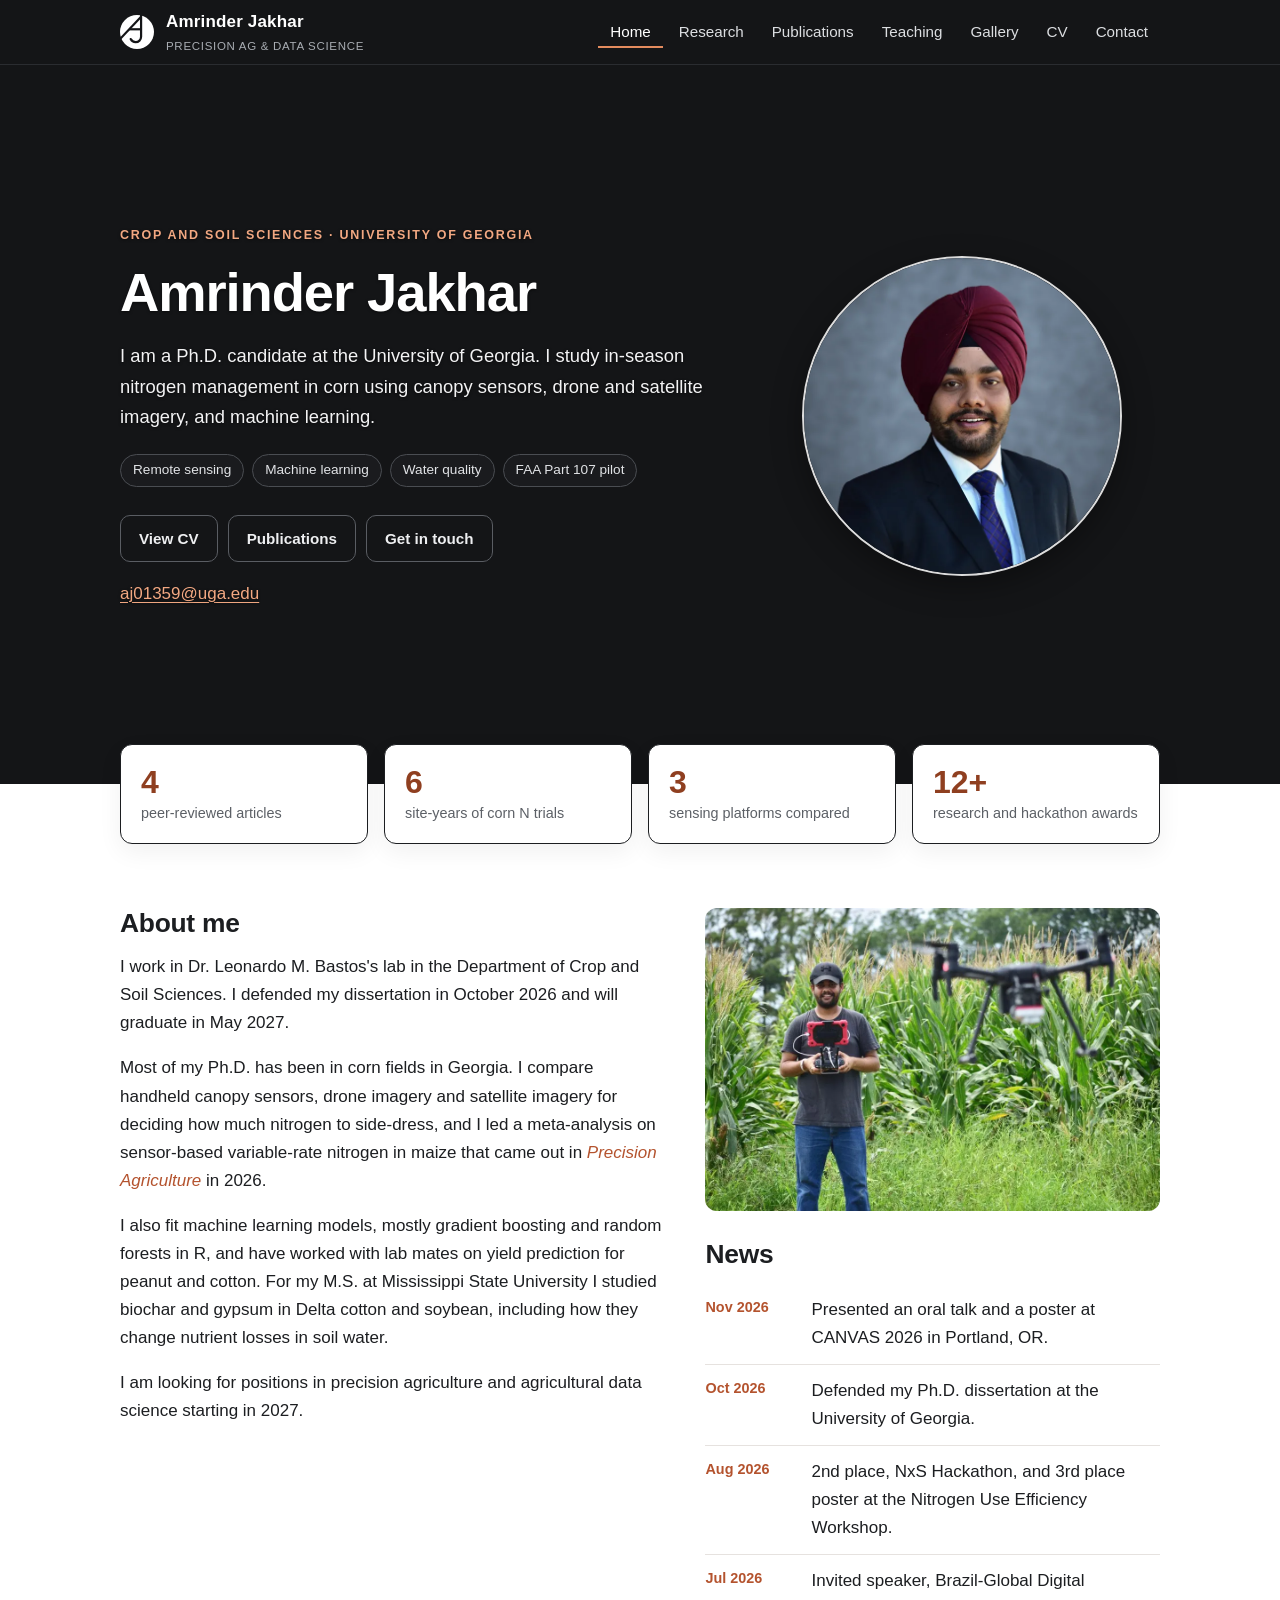
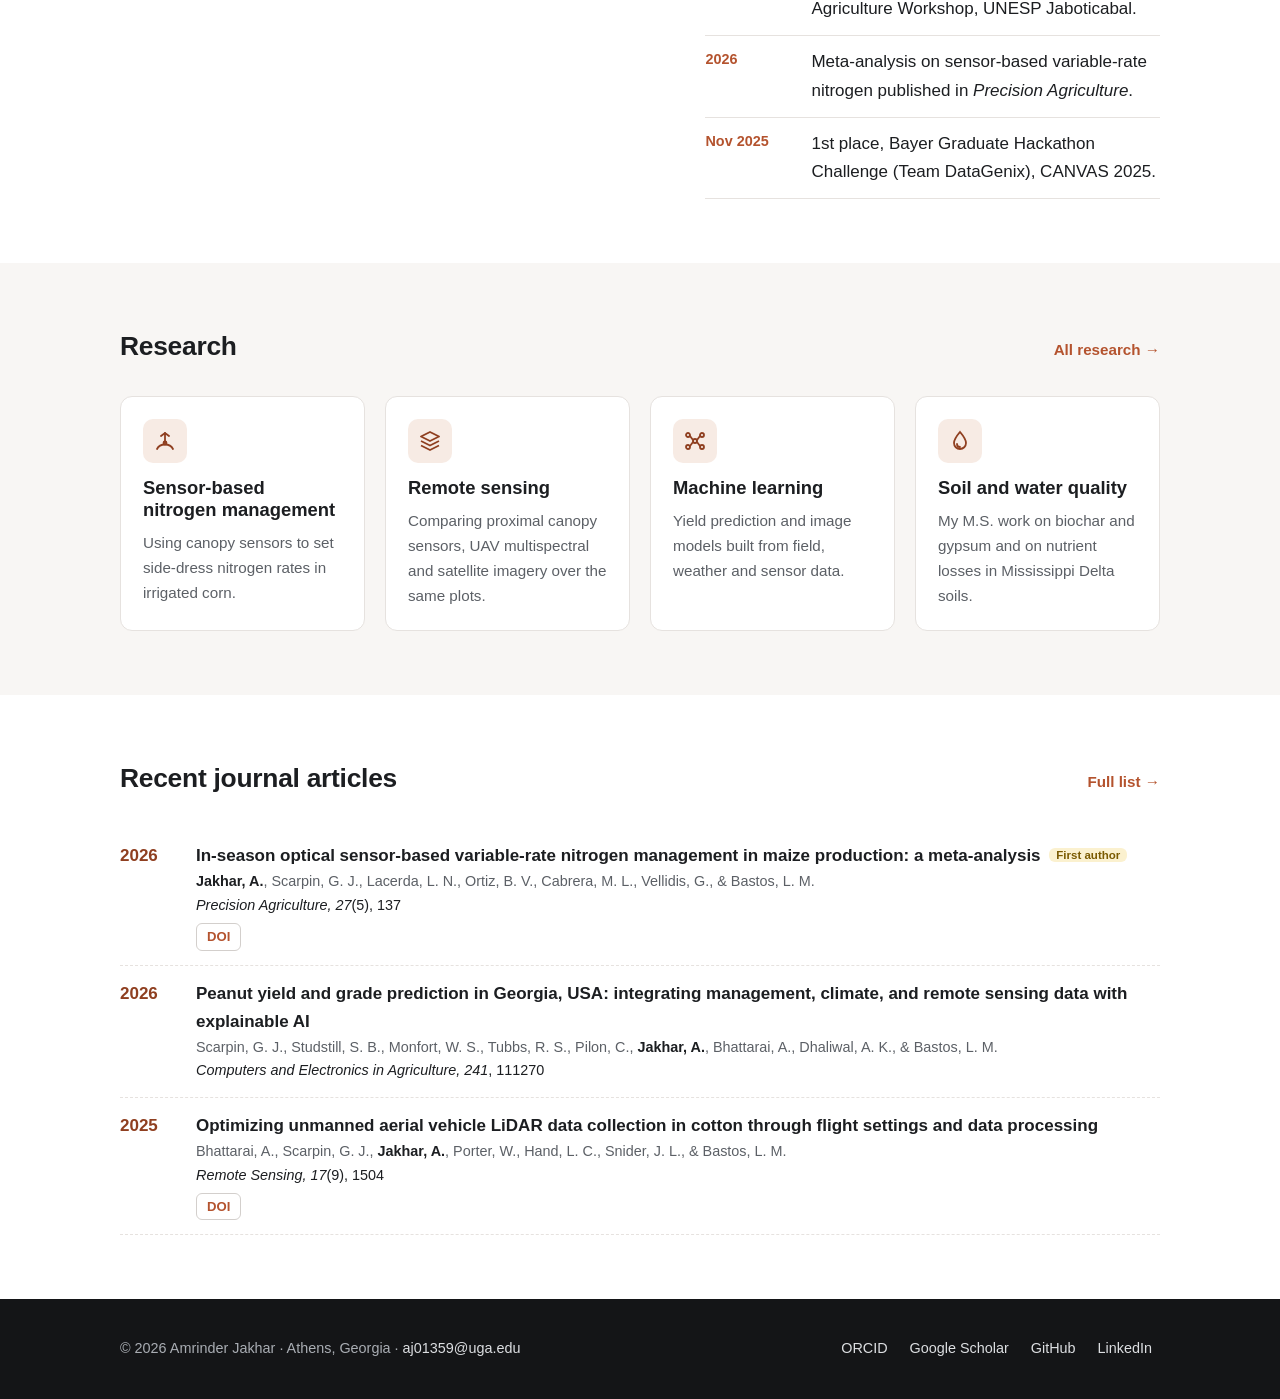
<file: index.html>
<!doctype html>
<html lang="en">
<head>
<meta charset="utf-8">
<meta name="viewport" content="width=device-width,initial-scale=1">
<meta http-equiv="Content-Security-Policy" content="default-src 'self'; script-src 'self'; style-src 'self' 'unsafe-inline'; img-src 'self' data:; object-src 'none'; base-uri 'self'; form-action 'none'; upgrade-insecure-requests">
<meta name="referrer" content="strict-origin-when-cross-origin">
<title>Amrinder Jakhar | Precision Agriculture &amp; Data Science</title>
<meta name="description" content="Amrinder Jakhar is a Ph.D. candidate at the University of Georgia working on precision agriculture, remote sensing, machine learning and water quality.">
<link rel="canonical" href="https://amrinderjakhar.com/">
<meta property="og:type" content="profile"><meta property="profile:first_name" content="Amrinder"><meta property="profile:last_name" content="Jakhar"><meta property="og:site_name" content="Amrinder Jakhar"><meta property="og:locale" content="en_US">
<meta property="og:title" content="Amrinder Jakhar | Precision Agriculture &amp; Data Science"><meta property="og:description" content="Amrinder Jakhar is a Ph.D. candidate at the University of Georgia working on precision agriculture, remote sensing, machine learning and water quality."><meta property="og:url" content="https://amrinderjakhar.com/">
<meta property="og:image" content="https://amrinderjakhar.com/assets/icons/social-preview.png"><meta property="og:image:type" content="image/png"><meta property="og:image:width" content="1200"><meta property="og:image:height" content="630"><meta property="og:image:alt" content="Amrinder Jakhar, precision agriculture and data science. AJ monogram on a dark background.">
<meta name="twitter:card" content="summary_large_image"><meta name="twitter:title" content="Amrinder Jakhar | Precision Agriculture &amp; Data Science"><meta name="twitter:description" content="Amrinder Jakhar is a Ph.D. candidate at the University of Georgia working on precision agriculture, remote sensing, machine learning and water quality."><meta name="twitter:image" content="https://amrinderjakhar.com/assets/icons/social-preview.png"><meta name="twitter:image:alt" content="Amrinder Jakhar, precision agriculture and data science. AJ monogram on a dark background.">
<link rel="icon" href="assets/icons/favicon.ico" sizes="any"><link rel="icon" href="assets/icons/favicon.svg" type="image/svg+xml">
<link rel="apple-touch-icon" href="assets/icons/apple-touch-icon.png">
<meta name="theme-color" content="#141517">
<link rel="stylesheet" href="assets/css/style.css">
<noscript><style>.burger{display:none}.nav .wrap{height:auto;flex-wrap:wrap;padding-top:8px;padding-bottom:8px}.menu{display:flex;flex-direction:row;flex-wrap:wrap;position:static;padding:0;box-shadow:none}.menu a{border-bottom:0;padding:8px 10px}.nav{position:static}</style></noscript>
<script type="application/ld+json">{"@context":"https://schema.org","@graph":[{"@type":"WebSite","@id":"https://amrinderjakhar.com/#website","url":"https://amrinderjakhar.com/","name":"Amrinder Jakhar","inLanguage":"en","publisher":{"@id":"https://amrinderjakhar.com/#person"}},{"@type":"ProfilePage","@id":"https://amrinderjakhar.com/#profile","url":"https://amrinderjakhar.com/","isPartOf":{"@id":"https://amrinderjakhar.com/#website"},"mainEntity":{"@type":"Person","@id":"https://amrinderjakhar.com/#person","name":"Amrinder Jakhar","url":"https://amrinderjakhar.com/","image":"https://amrinderjakhar.com/assets/img/amrinder-jakhar.jpg","email":"aj01359@uga.edu","jobTitle":"Ph.D. Candidate, Crop and Soil Sciences","description":"Agronomist and applied data scientist working on precision agriculture, remote sensing, machine learning and water quality.","affiliation":{"@type":"CollegeOrUniversity","name":"University of Georgia","url":"https://www.uga.edu"},"alumniOf":[{"@type":"CollegeOrUniversity","name":"Mississippi State University"},{"@type":"CollegeOrUniversity","name":"Punjab Agricultural University"}],"hasCredential":[{"@type":"EducationalOccupationalCredential","credentialCategory":"degree","name":"M.S., Agronomy","recognizedBy":{"@type":"CollegeOrUniversity","name":"Mississippi State University"}},{"@type":"EducationalOccupationalCredential","credentialCategory":"degree","name":"B.Sc. (Hons.), Agriculture","recognizedBy":{"@type":"CollegeOrUniversity","name":"Punjab Agricultural University"}}],"award":["Outstanding Graduate Student Award, International Society of Precision Agriculture, 2024","1st Place, Bayer Graduate Hackathon Challenge, CANVAS 2025","1st Place, Graduate Poster Competition, 16th International Conference on Precision Agriculture, 2024"],"knowsAbout":["Precision agriculture","Remote sensing","Machine learning","Nitrogen management","Water quality","Agricultural data science"],"sameAs":["https://orcid.org/0009-0001-9110-8118","https://scholar.google.com/citations?user=-YphPCoAAAAJ","https://github.com/AmrinderJakhar98","https://www.linkedin.com/in/amrinder-jakhar-272b331a4/"],"address":{"@type":"PostalAddress","addressLocality":"Athens","addressRegion":"GA","addressCountry":"US"}}}]}</script>
</head>
<body>
<a class="skip" href="#main">Skip to content</a>
<header class="nav"><div class="wrap">
<a class="brand" href="index.html"><svg viewBox="0 0 100 100" aria-hidden="true" focusable="false"><mask id="aj-cut"><rect width="100" height="100" fill="#fff"/><g stroke="#000" fill="none" stroke-width="6.5"><path d="M62 -4V64a16 16 0 0 1-16 16a16 16 0 0 1-14.5-9.2" stroke-linecap="round"/><path d="M62 5L-2 73"/><path d="M27 42H62"/></g></mask><circle fill="currentColor" cx="50" cy="50" r="50" mask="url(#aj-cut)"/></svg><span>Amrinder Jakhar<small>Precision Ag &amp; Data Science</small></span></a>
<button class="burger" type="button" aria-label="Menu" aria-expanded="false" aria-controls="menu"><span aria-hidden="true">&#9776;</span></button>
<nav aria-label="Main"><ul class="menu" id="menu"><li><a href="index.html" aria-current="page">Home</a></li><li><a href="research.html">Research</a></li><li><a href="publications.html">Publications</a></li><li><a href="teaching.html">Teaching</a></li><li><a href="gallery.html">Gallery</a></li><li><a href="cv.html">CV</a></li><li><a href="contact.html">Contact</a></li></ul></nav>
</div></header>
<main id="main" tabindex="-1">
<p class="printhead">Amrinder Jakhar &middot; Ph.D. candidate, Crop and Soil Sciences, University of Georgia &middot; aj01359@uga.edu &middot; amrinderjakhar.com</p>

<section class="hero"><picture><source media="(max-width:820px)" srcset="assets/img/field-whole-phone.webp"><img class="bg" src="assets/img/field-whole-900.webp" srcset="assets/img/field-whole-900.webp 900w, assets/img/field-whole-1600.webp 1600w" sizes="100vw" alt="" width="1600" height="900" decoding="async"></picture>
<div class="wrap">
 <div>
  <div class="eyebrow">Crop and Soil Sciences &middot; University of Georgia</div>
  <h1>Amrinder Jakhar</h1>
  <p class="lead">I am a Ph.D. candidate at the University of Georgia. I study in-season nitrogen management in corn using canopy sensors, drone and satellite imagery, and machine learning.</p>
  <ul class="tags"><li>Remote sensing</li><li>Machine learning</li><li>Water quality</li><li>FAA Part 107 pilot</li></ul>
  <div class="btns"><a class="btn btn-ghost" href="cv.html">View CV</a><a class="btn btn-ghost" href="publications.html">Publications</a><a class="btn btn-ghost" href="contact.html">Get in touch</a></div>
  <p class="mail"><a href="mailto:aj01359@uga.edu">aj01359@uga.edu</a></p>
 </div>
 <div class="portrait"><picture><source srcset="assets/img/amrinder-jakhar.webp" type="image/webp"><img src="assets/img/amrinder-jakhar.jpg" alt="Portrait of Amrinder Jakhar" width="320" height="320" fetchpriority="high"></picture></div>
</div></section>

<div class="wrap"><ul class="stats" aria-label="At a glance">
 <li class="stat reveal"><b>4</b><span>peer-reviewed articles</span></li>
 <li class="stat reveal"><b>6</b><span>site-years of corn N trials</span></li>
 <li class="stat reveal"><b>3</b><span>sensing platforms compared</span></li>
 <li class="stat reveal"><b>12+</b><span>research and hackathon awards</span></li>
</ul></div>

<section><div class="wrap two">
 <div>
  <h2>About me</h2>
  <p>I work in Dr. Leonardo M. Bastos's lab in the Department of Crop and Soil Sciences. I defended my dissertation in October 2026 and will graduate in May 2027.</p>
  <p>Most of my Ph.D. has been in corn fields in Georgia. I compare handheld canopy sensors, drone imagery and satellite imagery for deciding how much nitrogen to side-dress, and I led a meta-analysis on sensor-based variable-rate nitrogen in maize that came out in <a href="https://doi.org/10.1007/s11119-026-10447-1"><i>Precision Agriculture</i></a> in 2026.</p>
  <p>I also fit machine learning models, mostly gradient boosting and random forests in R, and have worked with lab mates on yield prediction for peanut and cotton. For my M.S. at Mississippi State University I studied biochar and gypsum in Delta cotton and soybean, including how they change nutrient losses in soil water.</p>
  <p>I am looking for positions in precision agriculture and agricultural data science starting in 2027.</p>
 </div>
 <div>
  <figure class="about-photo"><img src="assets/img/about-drone-corn.webp" alt="Flying a research drone beside a tall corn field" width="1024" height="682" loading="lazy" decoding="async"></figure>
  <h2>News</h2>
  <ul class="news"><li><time datetime="2026-11">Nov 2026</time><span>Presented an oral talk and a poster at CANVAS 2026 in Portland, OR.</span></li><li><time datetime="2026-10">Oct 2026</time><span>Defended my Ph.D. dissertation at the University of Georgia.</span></li><li><time datetime="2026-08">Aug 2026</time><span>2nd place, NxS Hackathon, and 3rd place poster at the Nitrogen Use Efficiency Workshop.</span></li><li><time datetime="2026-07">Jul 2026</time><span>Invited speaker, Brazil-Global Digital Agriculture Workshop, UNESP Jaboticabal.</span></li><li><time datetime="2026">2026</time><span>Meta-analysis on sensor-based variable-rate nitrogen published in <i>Precision Agriculture</i>.</span></li><li><time datetime="2025-11">Nov 2025</time><span>1st place, Bayer Graduate Hackathon Challenge (Team DataGenix), CANVAS 2025.</span></li></ul>
 </div>
</div></section>

<section class="alt"><div class="wrap">
 <div class="sec-head"><h2>Research</h2><a href="research.html">All research <span aria-hidden="true">&rarr;</span></a></div>
 <div class="grid g4"><a class="card reveal" href="research.html#theme-1"><div class="icon"><svg aria-hidden="true" focusable="false" viewBox="0 0 24 24" fill="none" stroke="currentColor" stroke-width="1.8" stroke-linecap="round"><path d="M4 20c3-6 13-6 16 0"/><path d="M12 14V4"/><path d="M8 7l4-3 4 3"/><circle cx="12" cy="14" r="1.5"/></svg></div><h3>Sensor-based nitrogen management</h3><p>Using canopy sensors to set side-dress nitrogen rates in irrigated corn.</p></a><a class="card reveal" href="research.html#theme-2"><div class="icon"><svg aria-hidden="true" focusable="false" viewBox="0 0 24 24" fill="none" stroke="currentColor" stroke-width="1.8" stroke-linejoin="round"><path d="M12 3l9 4.5-9 4.5-9-4.5z"/><path d="M3 12l9 4.5 9-4.5"/><path d="M3 16.5L12 21l9-4.5"/></svg></div><h3>Remote sensing</h3><p>Comparing proximal canopy sensors, UAV multispectral and satellite imagery over the same plots.</p></a><a class="card reveal" href="research.html#theme-3"><div class="icon"><svg aria-hidden="true" focusable="false" viewBox="0 0 24 24" fill="none" stroke="currentColor" stroke-width="1.8" stroke-linecap="round"><circle cx="5" cy="6" r="2"/><circle cx="5" cy="18" r="2"/><circle cx="12" cy="12" r="2"/><circle cx="19" cy="6" r="2"/><circle cx="19" cy="18" r="2"/><path d="M7 7l3 4M7 17l3-4M14 11l3-4M14 13l3 4"/></svg></div><h3>Machine learning</h3><p>Yield prediction and image models built from field, weather and sensor data.</p></a><a class="card reveal" href="research.html#theme-4"><div class="icon"><svg aria-hidden="true" focusable="false" viewBox="0 0 24 24" fill="none" stroke="currentColor" stroke-width="1.8" stroke-linecap="round"><path d="M12 3s6 7 6 11a6 6 0 0 1-12 0c0-4 6-11 6-11z"/><path d="M9 15a3 3 0 0 0 3 3"/></svg></div><h3>Soil and water quality</h3><p>My M.S. work on biochar and gypsum and on nutrient losses in Mississippi Delta soils.</p></a></div>
</div></section>

<section><div class="wrap">
 <div class="sec-head"><h2>Recent journal articles</h2><a href="publications.html">Full list <span aria-hidden="true">&rarr;</span></a></div>
 <ul class="plist"><li class="pub" data-tags="sensing nitrogen"><div class="yr">2026</div><div><div class="t">In-season optical sensor-based variable-rate nitrogen management in maize production: a meta-analysis <span class="badge">First author</span></div><div class="a"><b>Jakhar, A.</b>, Scarpin, G. J., Lacerda, L. N., Ortiz, B. V., Cabrera, M. L., Vellidis, G., &amp; Bastos, L. M.</div><div class="v"><i>Precision Agriculture, 27</i>(5), 137</div><div class="links"><a href="https://doi.org/10.1007/s11119-026-10447-1" aria-label="DOI for In-season optical sensor-based variable-rate nitrogen management in maize production: a meta-analysis">DOI</a></div></div></li><li class="pub" data-tags="ml sensing"><div class="yr">2026</div><div><div class="t">Peanut yield and grade prediction in Georgia, USA: integrating management, climate, and remote sensing data with explainable AI</div><div class="a">Scarpin, G. J., Studstill, S. B., Monfort, W. S., Tubbs, R. S., Pilon, C., <b>Jakhar, A.</b>, Bhattarai, A., Dhaliwal, A. K., &amp; Bastos, L. M.</div><div class="v"><i>Computers and Electronics in Agriculture, 241</i>, 111270</div></div></li><li class="pub" data-tags="sensing"><div class="yr">2025</div><div><div class="t">Optimizing unmanned aerial vehicle LiDAR data collection in cotton through flight settings and data processing</div><div class="a">Bhattarai, A., Scarpin, G. J., <b>Jakhar, A.</b>, Porter, W., Hand, L. C., Snider, J. L., &amp; Bastos, L. M.</div><div class="v"><i>Remote Sensing, 17</i>(9), 1504</div><div class="links"><a href="https://doi.org/10.3390/rs17091504" aria-label="DOI for Optimizing unmanned aerial vehicle LiDAR data collection in cotton through flight settings and data processing">DOI</a></div></div></li></ul>
</div></section>

</main>
<footer><div class="wrap">
<span>&copy; <span id="yr">2026</span> Amrinder Jakhar &middot; Athens, Georgia &middot; <a href="mailto:aj01359@uga.edu">aj01359@uga.edu</a></span>
<nav class="social" aria-label="Profiles"><a href="https://orcid.org/0009-0001-9110-8118">ORCID</a> <a href="https://scholar.google.com/citations?user=-YphPCoAAAAJ">Google Scholar</a> <a href="https://github.com/AmrinderJakhar98">GitHub</a> <a href="https://www.linkedin.com/in/amrinder-jakhar-272b331a4/">LinkedIn</a></nav>
</div></footer>
<script src="assets/js/site.js" defer></script>
</body>
</html>
</file>
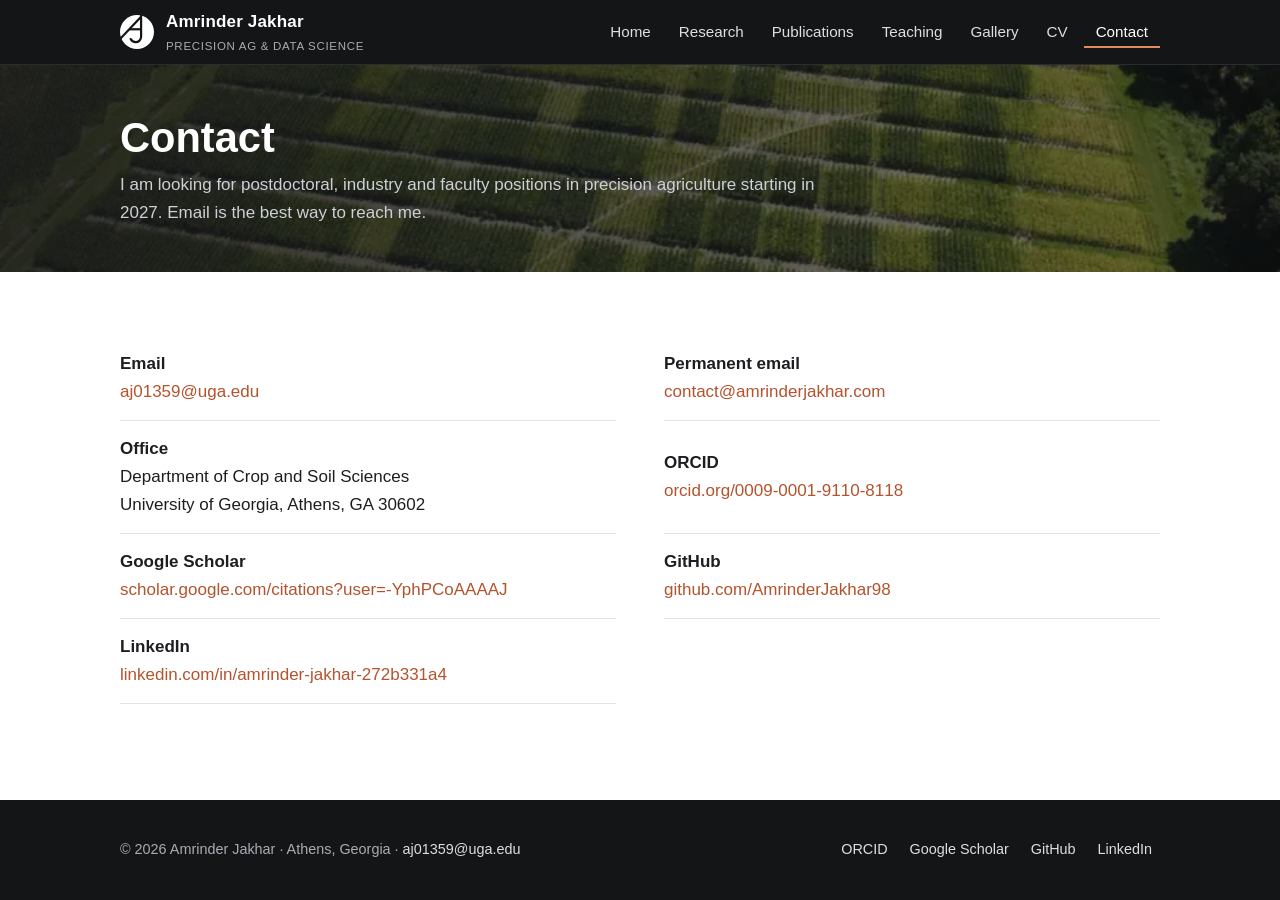
<file: contact.html>
<!doctype html>
<html lang="en">
<head>
<meta charset="utf-8">
<meta name="viewport" content="width=device-width,initial-scale=1">
<meta http-equiv="Content-Security-Policy" content="default-src 'self'; script-src 'self'; style-src 'self' 'unsafe-inline'; img-src 'self' data:; object-src 'none'; base-uri 'self'; form-action 'none'; upgrade-insecure-requests">
<meta name="referrer" content="strict-origin-when-cross-origin">
<title>Contact | Amrinder Jakhar</title>
<meta name="description" content="Contact Amrinder Jakhar, Ph.D. candidate in precision agriculture and data science at the University of Georgia.">
<link rel="canonical" href="https://amrinderjakhar.com/contact.html">
<meta property="og:type" content="website"><meta property="og:site_name" content="Amrinder Jakhar"><meta property="og:locale" content="en_US">
<meta property="og:title" content="Contact | Amrinder Jakhar"><meta property="og:description" content="Contact Amrinder Jakhar, Ph.D. candidate in precision agriculture and data science at the University of Georgia."><meta property="og:url" content="https://amrinderjakhar.com/contact.html">
<meta property="og:image" content="https://amrinderjakhar.com/assets/icons/social-preview.png"><meta property="og:image:type" content="image/png"><meta property="og:image:width" content="1200"><meta property="og:image:height" content="630"><meta property="og:image:alt" content="Amrinder Jakhar, precision agriculture and data science. AJ monogram on a dark background.">
<meta name="twitter:card" content="summary_large_image"><meta name="twitter:title" content="Contact | Amrinder Jakhar"><meta name="twitter:description" content="Contact Amrinder Jakhar, Ph.D. candidate in precision agriculture and data science at the University of Georgia."><meta name="twitter:image" content="https://amrinderjakhar.com/assets/icons/social-preview.png"><meta name="twitter:image:alt" content="Amrinder Jakhar, precision agriculture and data science. AJ monogram on a dark background.">
<link rel="icon" href="assets/icons/favicon.ico" sizes="any"><link rel="icon" href="assets/icons/favicon.svg" type="image/svg+xml">
<link rel="apple-touch-icon" href="assets/icons/apple-touch-icon.png">
<meta name="theme-color" content="#141517">
<link rel="stylesheet" href="assets/css/style.css">
<noscript><style>.burger{display:none}.nav .wrap{height:auto;flex-wrap:wrap;padding-top:8px;padding-bottom:8px}.menu{display:flex;flex-direction:row;flex-wrap:wrap;position:static;padding:0;box-shadow:none}.menu a{border-bottom:0;padding:8px 10px}.nav{position:static}</style></noscript>

</head>
<body>
<a class="skip" href="#main">Skip to content</a>
<header class="nav"><div class="wrap">
<a class="brand" href="index.html"><svg viewBox="0 0 100 100" aria-hidden="true" focusable="false"><mask id="aj-cut"><rect width="100" height="100" fill="#fff"/><g stroke="#000" fill="none" stroke-width="6.5"><path d="M62 -4V64a16 16 0 0 1-16 16a16 16 0 0 1-14.5-9.2" stroke-linecap="round"/><path d="M62 5L-2 73"/><path d="M27 42H62"/></g></mask><circle fill="currentColor" cx="50" cy="50" r="50" mask="url(#aj-cut)"/></svg><span>Amrinder Jakhar<small>Precision Ag &amp; Data Science</small></span></a>
<button class="burger" type="button" aria-label="Menu" aria-expanded="false" aria-controls="menu"><span aria-hidden="true">&#9776;</span></button>
<nav aria-label="Main"><ul class="menu" id="menu"><li><a href="index.html">Home</a></li><li><a href="research.html">Research</a></li><li><a href="publications.html">Publications</a></li><li><a href="teaching.html">Teaching</a></li><li><a href="gallery.html">Gallery</a></li><li><a href="cv.html">CV</a></li><li><a href="contact.html" aria-current="page">Contact</a></li></ul></nav>
</div></header>
<main id="main" tabindex="-1">
<p class="printhead">Amrinder Jakhar &middot; Ph.D. candidate, Crop and Soil Sciences, University of Georgia &middot; aj01359@uga.edu &middot; amrinderjakhar.com</p>
<div class="phead"><div class="wrap"><h1>Contact</h1><p>I am looking for postdoctoral, industry and faculty positions in precision agriculture starting in 2027. Email is the best way to reach me.</p></div></div><section><div class="wrap">
 <h2 class="sr-only">Contact details</h2>
 <ul class="contact-list">
  <li><div><b>Email</b><br><a href="mailto:aj01359@uga.edu">aj01359@uga.edu</a></div></li><li><div><b>Permanent email</b><br><a href="mailto:contact@amrinderjakhar.com">contact@amrinderjakhar.com</a></div></li>
  <li><div><b>Office</b><br>Department of Crop and Soil Sciences<br>University of Georgia, Athens, GA 30602</div></li>
  <li><div><b>ORCID</b><br><a href="https://orcid.org/0009-0001-9110-8118" aria-label="ORCID: orcid.org/0009-0001-9110-8118">orcid.org/0009-0001-9110-8118</a></div></li><li><div><b>Google Scholar</b><br><a href="https://scholar.google.com/citations?user=-YphPCoAAAAJ" aria-label="Google Scholar: scholar.google.com/citations?user=-YphPCoAAAAJ">scholar.google.com/citations?user=-YphPCoAAAAJ</a></div></li><li><div><b>GitHub</b><br><a href="https://github.com/AmrinderJakhar98" aria-label="GitHub: github.com/AmrinderJakhar98">github.com/AmrinderJakhar98</a></div></li><li><div><b>LinkedIn</b><br><a href="https://www.linkedin.com/in/amrinder-jakhar-272b331a4/" aria-label="LinkedIn: linkedin.com/in/amrinder-jakhar-272b331a4">linkedin.com/in/amrinder-jakhar-272b331a4</a></div></li>
 </ul>
</div></section>
</main>
<footer><div class="wrap">
<span>&copy; <span id="yr">2026</span> Amrinder Jakhar &middot; Athens, Georgia &middot; <a href="mailto:aj01359@uga.edu">aj01359@uga.edu</a></span>
<nav class="social" aria-label="Profiles"><a href="https://orcid.org/0009-0001-9110-8118">ORCID</a> <a href="https://scholar.google.com/citations?user=-YphPCoAAAAJ">Google Scholar</a> <a href="https://github.com/AmrinderJakhar98">GitHub</a> <a href="https://www.linkedin.com/in/amrinder-jakhar-272b331a4/">LinkedIn</a></nav>
</div></footer>
<script src="assets/js/site.js" defer></script>
</body>
</html>
</file>
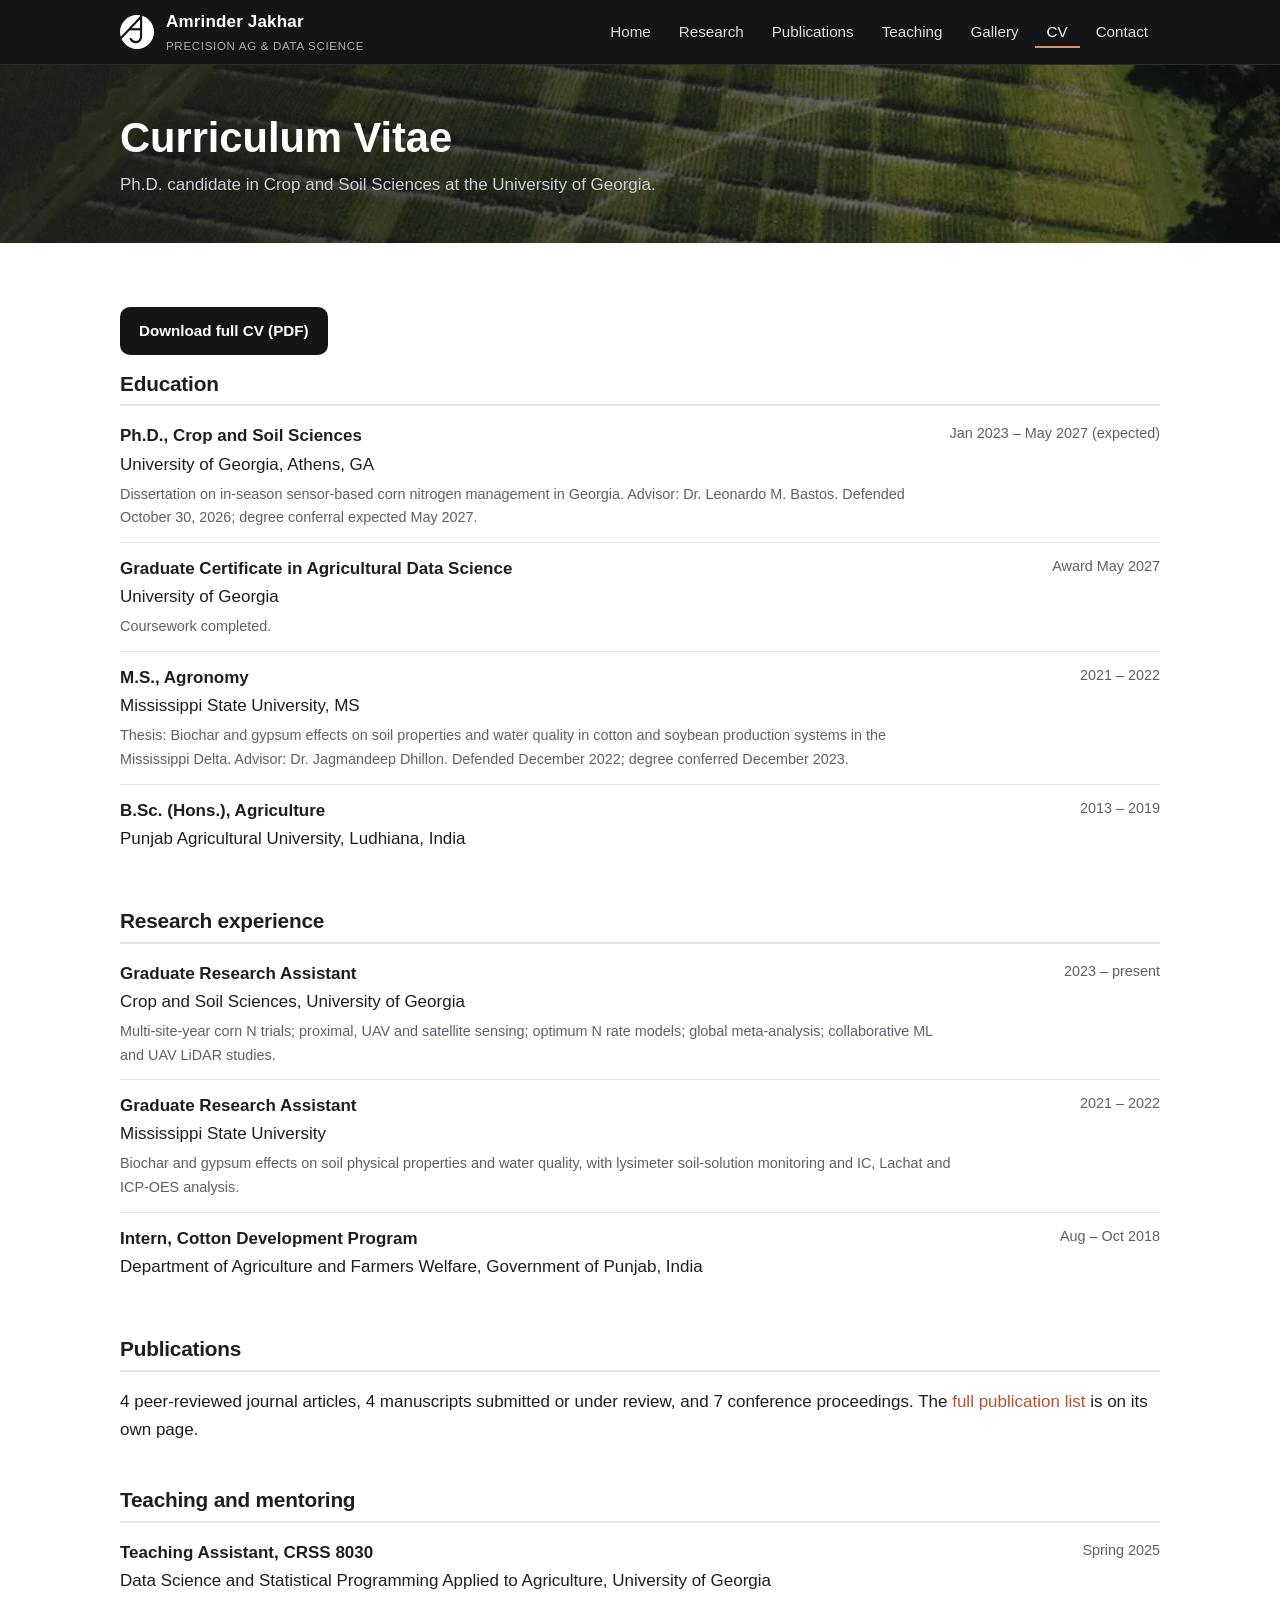
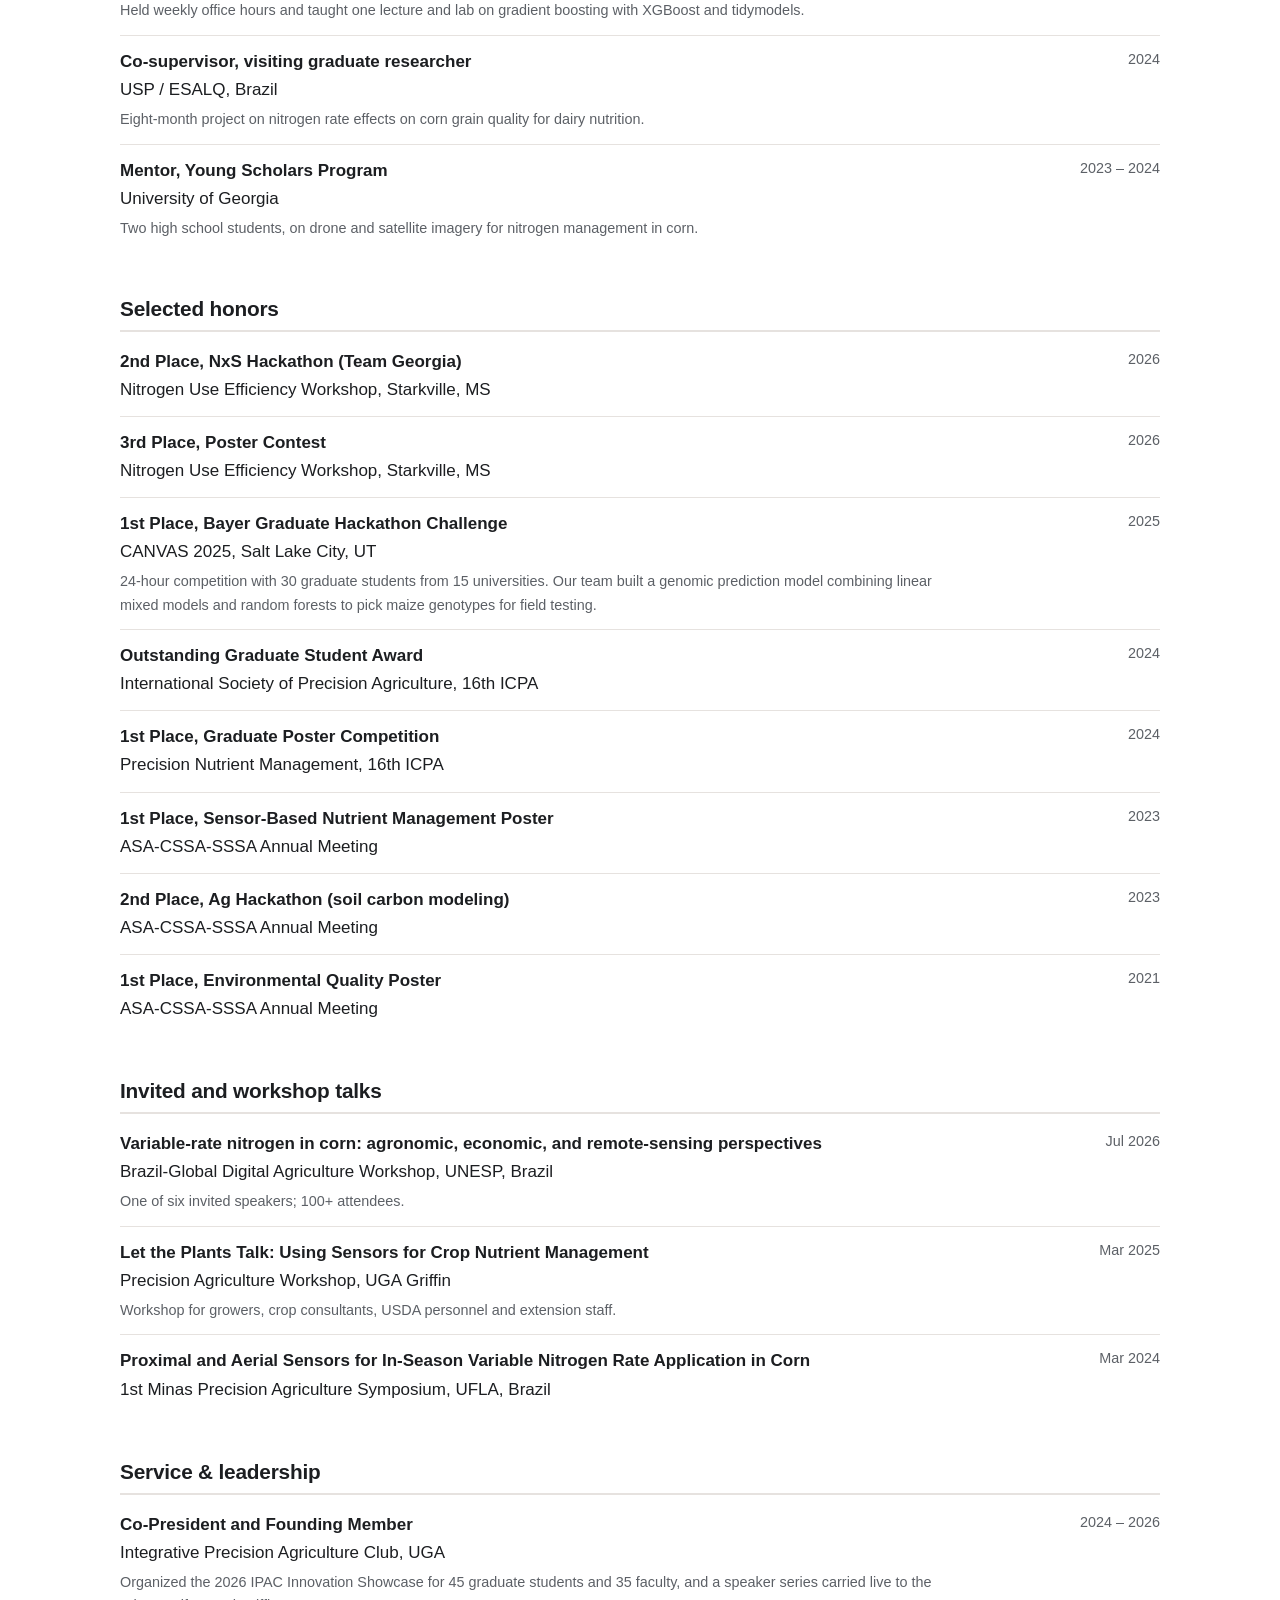
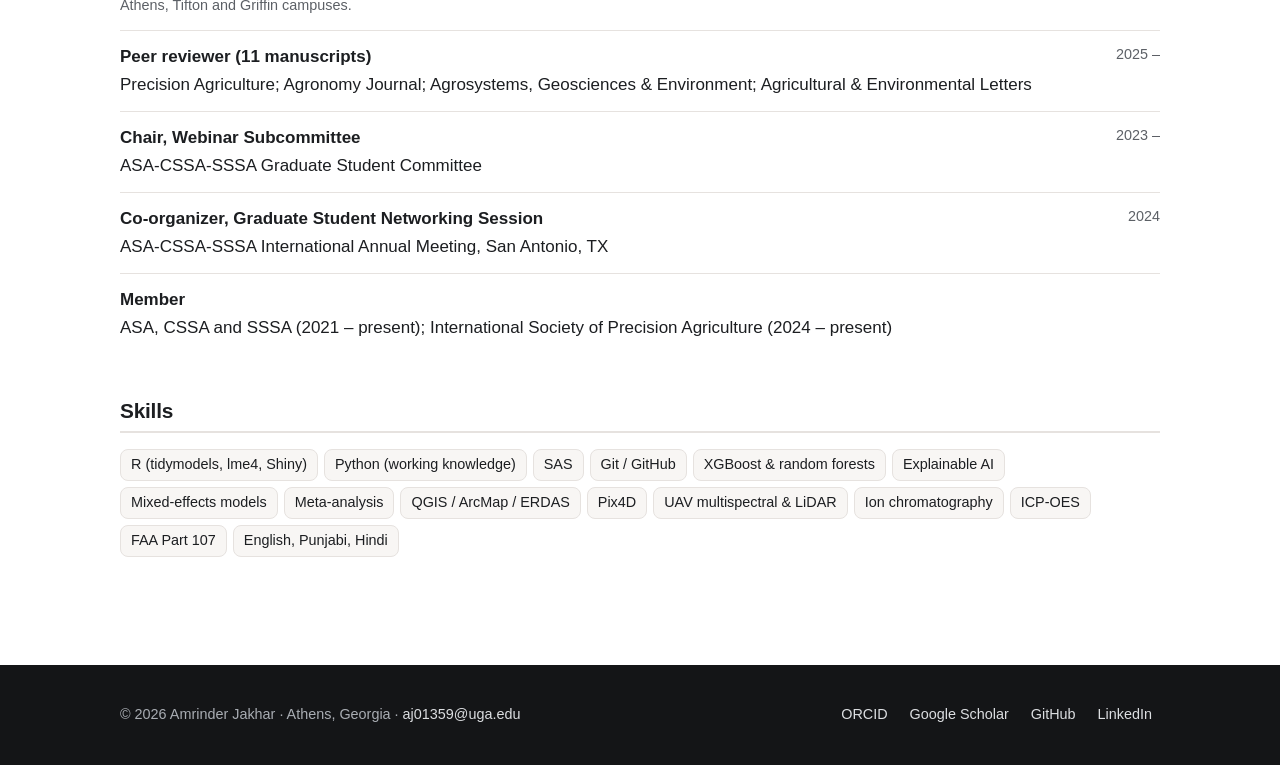
<file: cv.html>
<!doctype html>
<html lang="en">
<head>
<meta charset="utf-8">
<meta name="viewport" content="width=device-width,initial-scale=1">
<meta http-equiv="Content-Security-Policy" content="default-src 'self'; script-src 'self'; style-src 'self' 'unsafe-inline'; img-src 'self' data:; object-src 'none'; base-uri 'self'; form-action 'none'; upgrade-insecure-requests">
<meta name="referrer" content="strict-origin-when-cross-origin">
<title>CV | Amrinder Jakhar</title>
<meta name="description" content="Curriculum vitae of Amrinder Jakhar, Ph.D. candidate in Crop and Soil Sciences at the University of Georgia: education, research, honors, talks and skills.">
<link rel="canonical" href="https://amrinderjakhar.com/cv.html">
<meta property="og:type" content="website"><meta property="og:site_name" content="Amrinder Jakhar"><meta property="og:locale" content="en_US">
<meta property="og:title" content="CV | Amrinder Jakhar"><meta property="og:description" content="Curriculum vitae of Amrinder Jakhar, Ph.D. candidate in Crop and Soil Sciences at the University of Georgia: education, research, honors, talks and skills."><meta property="og:url" content="https://amrinderjakhar.com/cv.html">
<meta property="og:image" content="https://amrinderjakhar.com/assets/icons/social-preview.png"><meta property="og:image:type" content="image/png"><meta property="og:image:width" content="1200"><meta property="og:image:height" content="630"><meta property="og:image:alt" content="Amrinder Jakhar, precision agriculture and data science. AJ monogram on a dark background.">
<meta name="twitter:card" content="summary_large_image"><meta name="twitter:title" content="CV | Amrinder Jakhar"><meta name="twitter:description" content="Curriculum vitae of Amrinder Jakhar, Ph.D. candidate in Crop and Soil Sciences at the University of Georgia: education, research, honors, talks and skills."><meta name="twitter:image" content="https://amrinderjakhar.com/assets/icons/social-preview.png"><meta name="twitter:image:alt" content="Amrinder Jakhar, precision agriculture and data science. AJ monogram on a dark background.">
<link rel="icon" href="assets/icons/favicon.ico" sizes="any"><link rel="icon" href="assets/icons/favicon.svg" type="image/svg+xml">
<link rel="apple-touch-icon" href="assets/icons/apple-touch-icon.png">
<meta name="theme-color" content="#141517">
<link rel="stylesheet" href="assets/css/style.css">
<noscript><style>.burger{display:none}.nav .wrap{height:auto;flex-wrap:wrap;padding-top:8px;padding-bottom:8px}.menu{display:flex;flex-direction:row;flex-wrap:wrap;position:static;padding:0;box-shadow:none}.menu a{border-bottom:0;padding:8px 10px}.nav{position:static}</style></noscript>

</head>
<body>
<a class="skip" href="#main">Skip to content</a>
<header class="nav"><div class="wrap">
<a class="brand" href="index.html"><svg viewBox="0 0 100 100" aria-hidden="true" focusable="false"><mask id="aj-cut"><rect width="100" height="100" fill="#fff"/><g stroke="#000" fill="none" stroke-width="6.5"><path d="M62 -4V64a16 16 0 0 1-16 16a16 16 0 0 1-14.5-9.2" stroke-linecap="round"/><path d="M62 5L-2 73"/><path d="M27 42H62"/></g></mask><circle fill="currentColor" cx="50" cy="50" r="50" mask="url(#aj-cut)"/></svg><span>Amrinder Jakhar<small>Precision Ag &amp; Data Science</small></span></a>
<button class="burger" type="button" aria-label="Menu" aria-expanded="false" aria-controls="menu"><span aria-hidden="true">&#9776;</span></button>
<nav aria-label="Main"><ul class="menu" id="menu"><li><a href="index.html">Home</a></li><li><a href="research.html">Research</a></li><li><a href="publications.html">Publications</a></li><li><a href="teaching.html">Teaching</a></li><li><a href="gallery.html">Gallery</a></li><li><a href="cv.html" aria-current="page">CV</a></li><li><a href="contact.html">Contact</a></li></ul></nav>
</div></header>
<main id="main" tabindex="-1">
<p class="printhead">Amrinder Jakhar &middot; Ph.D. candidate, Crop and Soil Sciences, University of Georgia &middot; aj01359@uga.edu &middot; amrinderjakhar.com</p>
<div class="phead"><div class="wrap"><h1>Curriculum Vitae</h1><p>Ph.D. candidate in Crop and Soil Sciences at the University of Georgia.</p></div></div><section><div class="wrap">
 <p><a class="btn btn-dark" href="assets/Amrinder_Jakhar_CV.pdf">Download full CV (PDF)</a></p>
 <div class="cvsec"><h2>Education</h2><div class="row"><div><b>Ph.D., Crop and Soil Sciences</b><br>University of Georgia, Athens, GA</div><div class="d">Jan 2023 &ndash; May 2027 (expected)</div><div class="s">Dissertation on in-season sensor-based corn nitrogen management in Georgia. Advisor: Dr. Leonardo M. Bastos. Defended October 30, 2026; degree conferral expected May 2027.</div></div><div class="row"><div><b>Graduate Certificate in Agricultural Data Science</b><br>University of Georgia</div><div class="d">Award May 2027</div><div class="s">Coursework completed.</div></div><div class="row"><div><b>M.S., Agronomy</b><br>Mississippi State University, MS</div><div class="d">2021 &ndash; 2022</div><div class="s">Thesis: Biochar and gypsum effects on soil properties and water quality in cotton and soybean production systems in the Mississippi Delta. Advisor: Dr. Jagmandeep Dhillon. Defended December 2022; degree conferred December 2023.</div></div><div class="row"><div><b>B.Sc. (Hons.), Agriculture</b><br>Punjab Agricultural University, Ludhiana, India</div><div class="d">2013 &ndash; 2019</div></div></div>
 <div class="cvsec"><h2>Research experience</h2><div class="row"><div><b>Graduate Research Assistant</b><br>Crop and Soil Sciences, University of Georgia</div><div class="d">2023 &ndash; present</div><div class="s">Multi-site-year corn N trials; proximal, UAV and satellite sensing; optimum N rate models; global meta-analysis; collaborative ML and UAV LiDAR studies.</div></div><div class="row"><div><b>Graduate Research Assistant</b><br>Mississippi State University</div><div class="d">2021 &ndash; 2022</div><div class="s">Biochar and gypsum effects on soil physical properties and water quality, with lysimeter soil-solution monitoring and IC, Lachat and ICP-OES analysis.</div></div><div class="row"><div><b>Intern, Cotton Development Program</b><br>Department of Agriculture and Farmers Welfare, Government of Punjab, India</div><div class="d">Aug &ndash; Oct 2018</div></div></div>
 <div class="cvsec"><h2>Publications</h2><p>4 peer-reviewed journal articles, 4 manuscripts submitted or under review, and 7 conference proceedings. The <a href="publications.html">full publication list</a> is on its own page.</p></div>
 <div class="cvsec"><h2>Teaching and mentoring</h2><div class="row"><div><b>Teaching Assistant, CRSS 8030</b><br>Data Science and Statistical Programming Applied to Agriculture, University of Georgia</div><div class="d">Spring 2025</div><div class="s">Held weekly office hours and taught one lecture and lab on gradient boosting with XGBoost and tidymodels.</div></div><div class="row"><div><b>Co-supervisor, visiting graduate researcher</b><br>USP / ESALQ, Brazil</div><div class="d">2024</div><div class="s">Eight-month project on nitrogen rate effects on corn grain quality for dairy nutrition.</div></div><div class="row"><div><b>Mentor, Young Scholars Program</b><br>University of Georgia</div><div class="d">2023 &ndash; 2024</div><div class="s">Two high school students, on drone and satellite imagery for nitrogen management in corn.</div></div></div>
 <div class="cvsec"><h2>Selected honors</h2><div class="row"><div><b>2nd Place, NxS Hackathon (Team Georgia)</b><br>Nitrogen Use Efficiency Workshop, Starkville, MS</div><div class="d">2026</div></div><div class="row"><div><b>3rd Place, Poster Contest</b><br>Nitrogen Use Efficiency Workshop, Starkville, MS</div><div class="d">2026</div></div><div class="row"><div><b>1st Place, Bayer Graduate Hackathon Challenge</b><br>CANVAS 2025, Salt Lake City, UT</div><div class="d">2025</div><div class="s">24-hour competition with 30 graduate students from 15 universities. Our team built a genomic prediction model combining linear mixed models and random forests to pick maize genotypes for field testing.</div></div><div class="row"><div><b>Outstanding Graduate Student Award</b><br>International Society of Precision Agriculture, 16th ICPA</div><div class="d">2024</div></div><div class="row"><div><b>1st Place, Graduate Poster Competition</b><br>Precision Nutrient Management, 16th ICPA</div><div class="d">2024</div></div><div class="row"><div><b>1st Place, Sensor-Based Nutrient Management Poster</b><br>ASA-CSSA-SSSA Annual Meeting</div><div class="d">2023</div></div><div class="row"><div><b>2nd Place, Ag Hackathon (soil carbon modeling)</b><br>ASA-CSSA-SSSA Annual Meeting</div><div class="d">2023</div></div><div class="row"><div><b>1st Place, Environmental Quality Poster</b><br>ASA-CSSA-SSSA Annual Meeting</div><div class="d">2021</div></div></div>
 <div class="cvsec"><h2>Invited and workshop talks</h2><div class="row"><div><b>Variable-rate nitrogen in corn: agronomic, economic, and remote-sensing perspectives</b><br>Brazil-Global Digital Agriculture Workshop, UNESP, Brazil</div><div class="d">Jul 2026</div><div class="s">One of six invited speakers; 100+ attendees.</div></div><div class="row"><div><b>Let the Plants Talk: Using Sensors for Crop Nutrient Management</b><br>Precision Agriculture Workshop, UGA Griffin</div><div class="d">Mar 2025</div><div class="s">Workshop for growers, crop consultants, USDA personnel and extension staff.</div></div><div class="row"><div><b>Proximal and Aerial Sensors for In-Season Variable Nitrogen Rate Application in Corn</b><br>1st Minas Precision Agriculture Symposium, UFLA, Brazil</div><div class="d">Mar 2024</div></div></div>
 <div class="cvsec"><h2>Service &amp; leadership</h2><div class="row"><div><b>Co-President and Founding Member</b><br>Integrative Precision Agriculture Club, UGA</div><div class="d">2024 &ndash; 2026</div><div class="s">Organized the 2026 IPAC Innovation Showcase for 45 graduate students and 35 faculty, and a speaker series carried live to the Athens, Tifton and Griffin campuses.</div></div><div class="row"><div><b>Peer reviewer (11 manuscripts)</b><br>Precision Agriculture; Agronomy Journal; Agrosystems, Geosciences &amp; Environment; Agricultural &amp; Environmental Letters</div><div class="d">2025 &ndash;</div></div><div class="row"><div><b>Chair, Webinar Subcommittee</b><br>ASA-CSSA-SSSA Graduate Student Committee</div><div class="d">2023 &ndash;</div></div><div class="row"><div><b>Co-organizer, Graduate Student Networking Session</b><br>ASA-CSSA-SSSA International Annual Meeting, San Antonio, TX</div><div class="d">2024</div></div><div class="row"><div><b>Member</b><br>ASA, CSSA and SSSA (2021 &ndash; present); International Society of Precision Agriculture (2024 &ndash; present)</div><div class="d"></div></div></div>
 <div class="cvsec"><h2>Skills</h2><div class="chips"><span>R (tidymodels, lme4, Shiny)</span><span>Python (working knowledge)</span><span>SAS</span><span>Git / GitHub</span><span>XGBoost &amp; random forests</span><span>Explainable AI</span><span>Mixed-effects models</span><span>Meta-analysis</span><span>QGIS / ArcMap / ERDAS</span><span>Pix4D</span><span>UAV multispectral &amp; LiDAR</span><span>Ion chromatography</span><span>ICP-OES</span><span>FAA Part 107</span><span>English, Punjabi, Hindi</span></div></div>
</div></section>
</main>
<footer><div class="wrap">
<span>&copy; <span id="yr">2026</span> Amrinder Jakhar &middot; Athens, Georgia &middot; <a href="mailto:aj01359@uga.edu">aj01359@uga.edu</a></span>
<nav class="social" aria-label="Profiles"><a href="https://orcid.org/0009-0001-9110-8118">ORCID</a> <a href="https://scholar.google.com/citations?user=-YphPCoAAAAJ">Google Scholar</a> <a href="https://github.com/AmrinderJakhar98">GitHub</a> <a href="https://www.linkedin.com/in/amrinder-jakhar-272b331a4/">LinkedIn</a></nav>
</div></footer>
<script src="assets/js/site.js" defer></script>
</body>
</html>
</file>
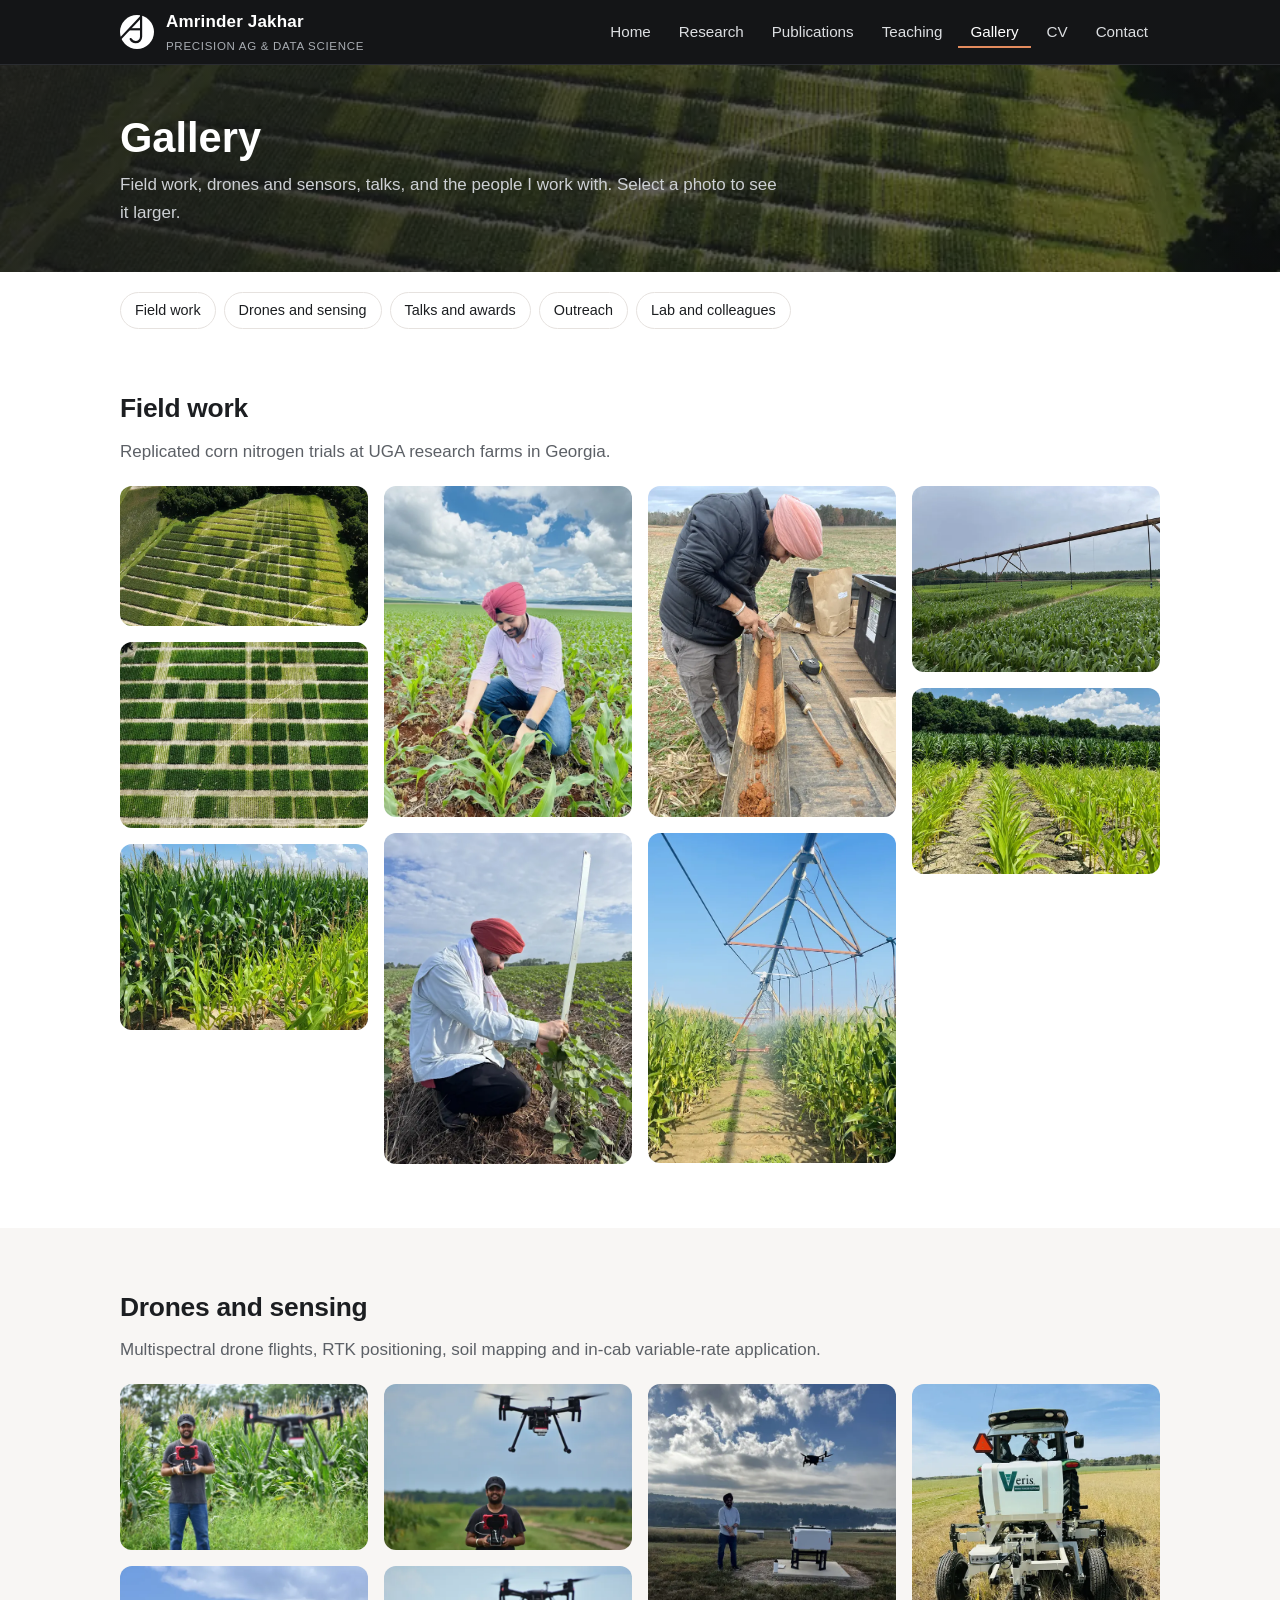
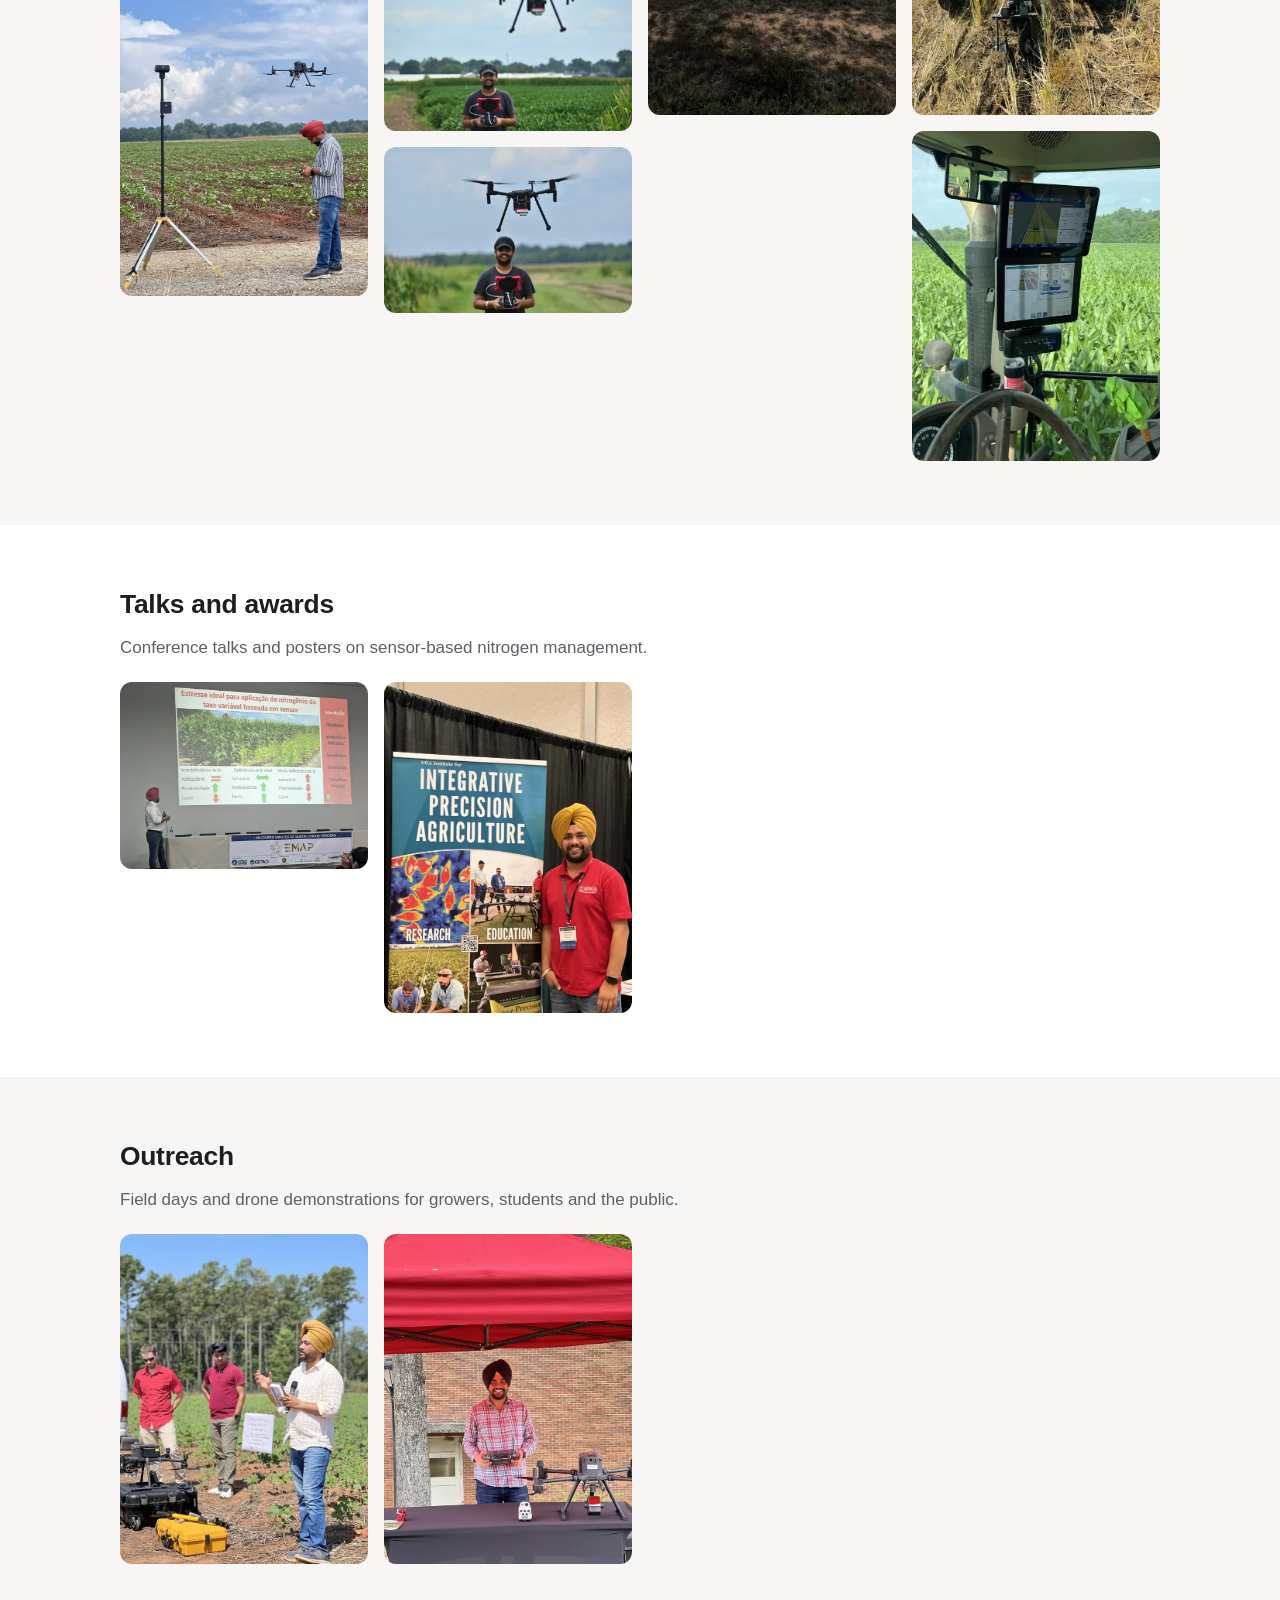
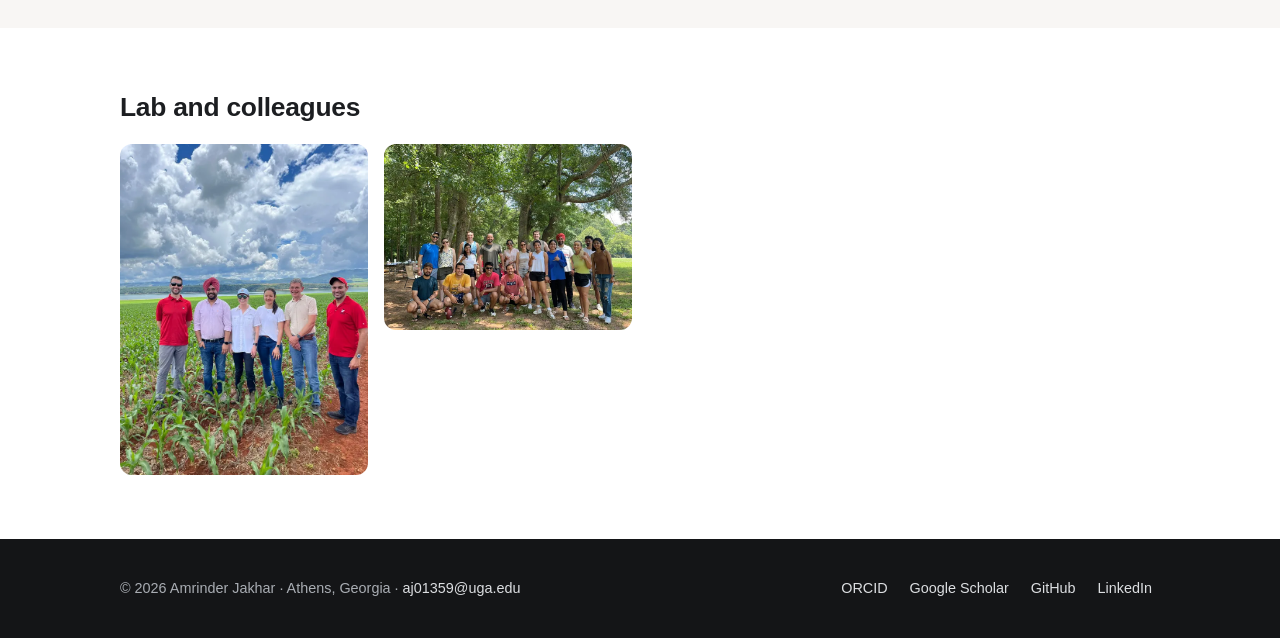
<file: gallery.html>
<!doctype html>
<html lang="en">
<head>
<meta charset="utf-8">
<meta name="viewport" content="width=device-width,initial-scale=1">
<meta http-equiv="Content-Security-Policy" content="default-src 'self'; script-src 'self'; style-src 'self' 'unsafe-inline'; img-src 'self' data:; object-src 'none'; base-uri 'self'; form-action 'none'; upgrade-insecure-requests">
<meta name="referrer" content="strict-origin-when-cross-origin">
<title>Gallery | Amrinder Jakhar</title>
<meta name="description" content="Photos of Amrinder Jakhar&#x27;s field research, drones and sensors, talks and outreach at the University of Georgia.">
<link rel="canonical" href="https://amrinderjakhar.com/gallery.html">
<meta property="og:type" content="website"><meta property="og:site_name" content="Amrinder Jakhar"><meta property="og:locale" content="en_US">
<meta property="og:title" content="Gallery | Amrinder Jakhar"><meta property="og:description" content="Photos of Amrinder Jakhar&#x27;s field research, drones and sensors, talks and outreach at the University of Georgia."><meta property="og:url" content="https://amrinderjakhar.com/gallery.html">
<meta property="og:image" content="https://amrinderjakhar.com/assets/icons/social-preview.png"><meta property="og:image:type" content="image/png"><meta property="og:image:width" content="1200"><meta property="og:image:height" content="630"><meta property="og:image:alt" content="Amrinder Jakhar, precision agriculture and data science. AJ monogram on a dark background.">
<meta name="twitter:card" content="summary_large_image"><meta name="twitter:title" content="Gallery | Amrinder Jakhar"><meta name="twitter:description" content="Photos of Amrinder Jakhar&#x27;s field research, drones and sensors, talks and outreach at the University of Georgia."><meta name="twitter:image" content="https://amrinderjakhar.com/assets/icons/social-preview.png"><meta name="twitter:image:alt" content="Amrinder Jakhar, precision agriculture and data science. AJ monogram on a dark background.">
<link rel="icon" href="assets/icons/favicon.ico" sizes="any"><link rel="icon" href="assets/icons/favicon.svg" type="image/svg+xml">
<link rel="apple-touch-icon" href="assets/icons/apple-touch-icon.png">
<meta name="theme-color" content="#141517">
<link rel="stylesheet" href="assets/css/style.css">
<noscript><style>.burger{display:none}.nav .wrap{height:auto;flex-wrap:wrap;padding-top:8px;padding-bottom:8px}.menu{display:flex;flex-direction:row;flex-wrap:wrap;position:static;padding:0;box-shadow:none}.menu a{border-bottom:0;padding:8px 10px}.nav{position:static}</style></noscript>

</head>
<body>
<a class="skip" href="#main">Skip to content</a>
<header class="nav"><div class="wrap">
<a class="brand" href="index.html"><svg viewBox="0 0 100 100" aria-hidden="true" focusable="false"><mask id="aj-cut"><rect width="100" height="100" fill="#fff"/><g stroke="#000" fill="none" stroke-width="6.5"><path d="M62 -4V64a16 16 0 0 1-16 16a16 16 0 0 1-14.5-9.2" stroke-linecap="round"/><path d="M62 5L-2 73"/><path d="M27 42H62"/></g></mask><circle fill="currentColor" cx="50" cy="50" r="50" mask="url(#aj-cut)"/></svg><span>Amrinder Jakhar<small>Precision Ag &amp; Data Science</small></span></a>
<button class="burger" type="button" aria-label="Menu" aria-expanded="false" aria-controls="menu"><span aria-hidden="true">&#9776;</span></button>
<nav aria-label="Main"><ul class="menu" id="menu"><li><a href="index.html">Home</a></li><li><a href="research.html">Research</a></li><li><a href="publications.html">Publications</a></li><li><a href="teaching.html">Teaching</a></li><li><a href="gallery.html" aria-current="page">Gallery</a></li><li><a href="cv.html">CV</a></li><li><a href="contact.html">Contact</a></li></ul></nav>
</div></header>
<main id="main" tabindex="-1">
<p class="printhead">Amrinder Jakhar &middot; Ph.D. candidate, Crop and Soil Sciences, University of Georgia &middot; aj01359@uga.edu &middot; amrinderjakhar.com</p>
<div class="phead"><div class="wrap"><h1>Gallery</h1><p>Field work, drones and sensors, talks, and the people I work with. Select a photo to see it larger.</p></div></div><section class="gnav-wrap"><div class="wrap"><nav class="gnav" aria-label="Photo groups"><a href="#field">Field work</a><a href="#sensing">Drones and sensing</a><a href="#talks">Talks and awards</a><a href="#outreach">Outreach</a><a href="#people">Lab and colleagues</a></nav></div></section><section id="field"><div class="wrap"><h2>Field work</h2><p class="meta">Replicated corn nitrogen trials at UGA research farms in Georgia.</p><div class="gallery"><figure><a class="lb" href="assets/img/field-whole-900.webp"><img src="assets/img/field-whole-900.webp" alt="Oblique drone view over a whole research field of corn plots" width="900" height="506" loading="lazy" decoding="async"></a></figure><figure><a class="lb" href="assets/img/field-plots.webp"><img src="assets/img/field-plots.webp" alt="Drone view straight down on rectangular crop plots" width="720" height="540" loading="lazy" decoding="async"></a></figure><figure><a class="lb" href="assets/img/field-corn-contrast.webp"><img src="assets/img/field-corn-contrast.webp" alt="Tall dark green corn beside shorter, lighter green corn in the next plot" width="720" height="540" loading="lazy" decoding="async"></a></figure><figure><a class="lb" href="assets/img/lg/home-checking-corn.webp"><img src="assets/img/home-checking-corn.webp" alt="Checking young corn plants in a research plot" width="600" height="800" loading="lazy" decoding="async"></a></figure><figure><a class="lb" href="assets/img/lg/home-plant-height.webp"><img src="assets/img/home-plant-height.webp" alt="Measuring plant height with a ruler in the field" width="600" height="800" loading="lazy" decoding="async"></a></figure><figure><a class="lb" href="assets/img/lg/res-soil-core.webp"><img src="assets/img/res-soil-core.webp" alt="Opening a soil core in a sampling tube" width="640" height="853" loading="lazy" decoding="async"></a></figure><figure><a class="lb" href="assets/img/lg/res-pivot-corn.webp"><img src="assets/img/res-pivot-corn.webp" alt="Center pivot irrigation spraying over tall corn" width="640" height="853" loading="lazy" decoding="async"></a></figure><figure><a class="lb" href="assets/img/lg/res-pivot-field.webp"><img src="assets/img/res-pivot-field.webp" alt="Center pivot over a large corn field" width="800" height="600" loading="lazy" decoding="async"></a></figure><figure><a class="lb" href="assets/img/field-rows.webp"><img src="assets/img/field-rows.webp" alt="Rows of young corn under a blue sky" width="720" height="540" loading="lazy" decoding="async"></a></figure></div></div></section><section id="sensing" class="alt"><div class="wrap"><h2>Drones and sensing</h2><p class="meta">Multispectral drone flights, RTK positioning, soil mapping and in-cab variable-rate application.</p><div class="gallery"><figure><a class="lb" href="assets/img/lg/about-drone-corn.webp"><img src="assets/img/about-drone-corn.webp" alt="Flying a research drone beside a tall corn field" width="1024" height="682" loading="lazy" decoding="async"></a></figure><figure><a class="lb" href="assets/img/lg/res-drone-gnss-base.webp"><img src="assets/img/res-drone-gnss-base.webp" alt="Drone in flight over young corn with a GNSS base station on a tripod" width="640" height="853" loading="lazy" decoding="async"></a></figure><figure><a class="lb" href="assets/img/lg/drone-field-overhead.webp"><img src="assets/img/drone-field-overhead.webp" alt="Research drone hovering above the pilot at the edge of a field" width="640" height="427" loading="lazy" decoding="async"></a></figure><figure><a class="lb" href="assets/img/lg/drone-soybean.webp"><img src="assets/img/drone-soybean.webp" alt="Flying a research drone over a soybean field" width="640" height="427" loading="lazy" decoding="async"></a></figure><figure><a class="lb" href="assets/img/lg/res-drone-overhead.webp"><img src="assets/img/res-drone-overhead.webp" alt="Drone hovering above an operator holding a controller" width="800" height="533" loading="lazy" decoding="async"></a></figure><figure><a class="lb" href="assets/img/lg/home-drone-base-station.webp"><img src="assets/img/home-drone-base-station.webp" alt="Drone flying over a field next to a ground station" width="600" height="800" loading="lazy" decoding="async"></a></figure><figure><a class="lb" href="assets/img/lg/res-soil-sensor.webp"><img src="assets/img/res-soil-sensor.webp" alt="Tractor pulling a Veris soil sensor across a field" width="640" height="853" loading="lazy" decoding="async"></a></figure><figure><a class="lb" href="assets/img/lg/res-in-cab.webp"><img src="assets/img/res-in-cab.webp" alt="Precision guidance displays inside a tractor cab in a corn field" width="640" height="853" loading="lazy" decoding="async"></a></figure></div></div></section><section id="talks"><div class="wrap"><h2>Talks and awards</h2><p class="meta">Conference talks and posters on sensor-based nitrogen management.</p><div class="gallery"><figure><a class="lb" href="assets/img/lg/talk-brazil.webp"><img src="assets/img/talk-brazil.webp" alt="Presenting on variable-rate nitrogen at a conference in Brazil" width="800" height="602" loading="lazy" decoding="async"></a></figure><figure><a class="lb" href="assets/img/lg/talk-iipa.webp"><img src="assets/img/talk-iipa.webp" alt="Standing beside an Institute for Integrative Precision Agriculture banner" width="640" height="853" loading="lazy" decoding="async"></a></figure></div></div></section><section id="outreach" class="alt"><div class="wrap"><h2>Outreach</h2><p class="meta">Field days and drone demonstrations for growers, students and the public.</p><div class="gallery"><figure><a class="lb" href="assets/img/lg/res-field-day.webp"><img src="assets/img/res-field-day.webp" alt="Explaining sensors and drones to visitors at a field day" width="640" height="853" loading="lazy" decoding="async"></a></figure><figure><a class="lb" href="assets/img/lg/talk-drone-outreach.webp"><img src="assets/img/talk-drone-outreach.webp" alt="Drone demonstration table at an outreach event" width="640" height="853" loading="lazy" decoding="async"></a></figure></div></div></section><section id="people"><div class="wrap"><h2>Lab and colleagues</h2><div class="gallery"><figure><a class="lb" href="assets/img/lg/team-field.webp"><img src="assets/img/team-field.webp" alt="Lab group standing together in a young corn field" width="640" height="853" loading="lazy" decoding="async"></a></figure><figure><a class="lb" href="assets/img/lg/team-outdoors.webp"><img src="assets/img/team-outdoors.webp" alt="Large group of students and colleagues outdoors under trees" width="800" height="600" loading="lazy" decoding="async"></a></figure></div></div></section>
</main>
<footer><div class="wrap">
<span>&copy; <span id="yr">2026</span> Amrinder Jakhar &middot; Athens, Georgia &middot; <a href="mailto:aj01359@uga.edu">aj01359@uga.edu</a></span>
<nav class="social" aria-label="Profiles"><a href="https://orcid.org/0009-0001-9110-8118">ORCID</a> <a href="https://scholar.google.com/citations?user=-YphPCoAAAAJ">Google Scholar</a> <a href="https://github.com/AmrinderJakhar98">GitHub</a> <a href="https://www.linkedin.com/in/amrinder-jakhar-272b331a4/">LinkedIn</a></nav>
</div></footer>
<script src="assets/js/site.js" defer></script>
</body>
</html>
</file>
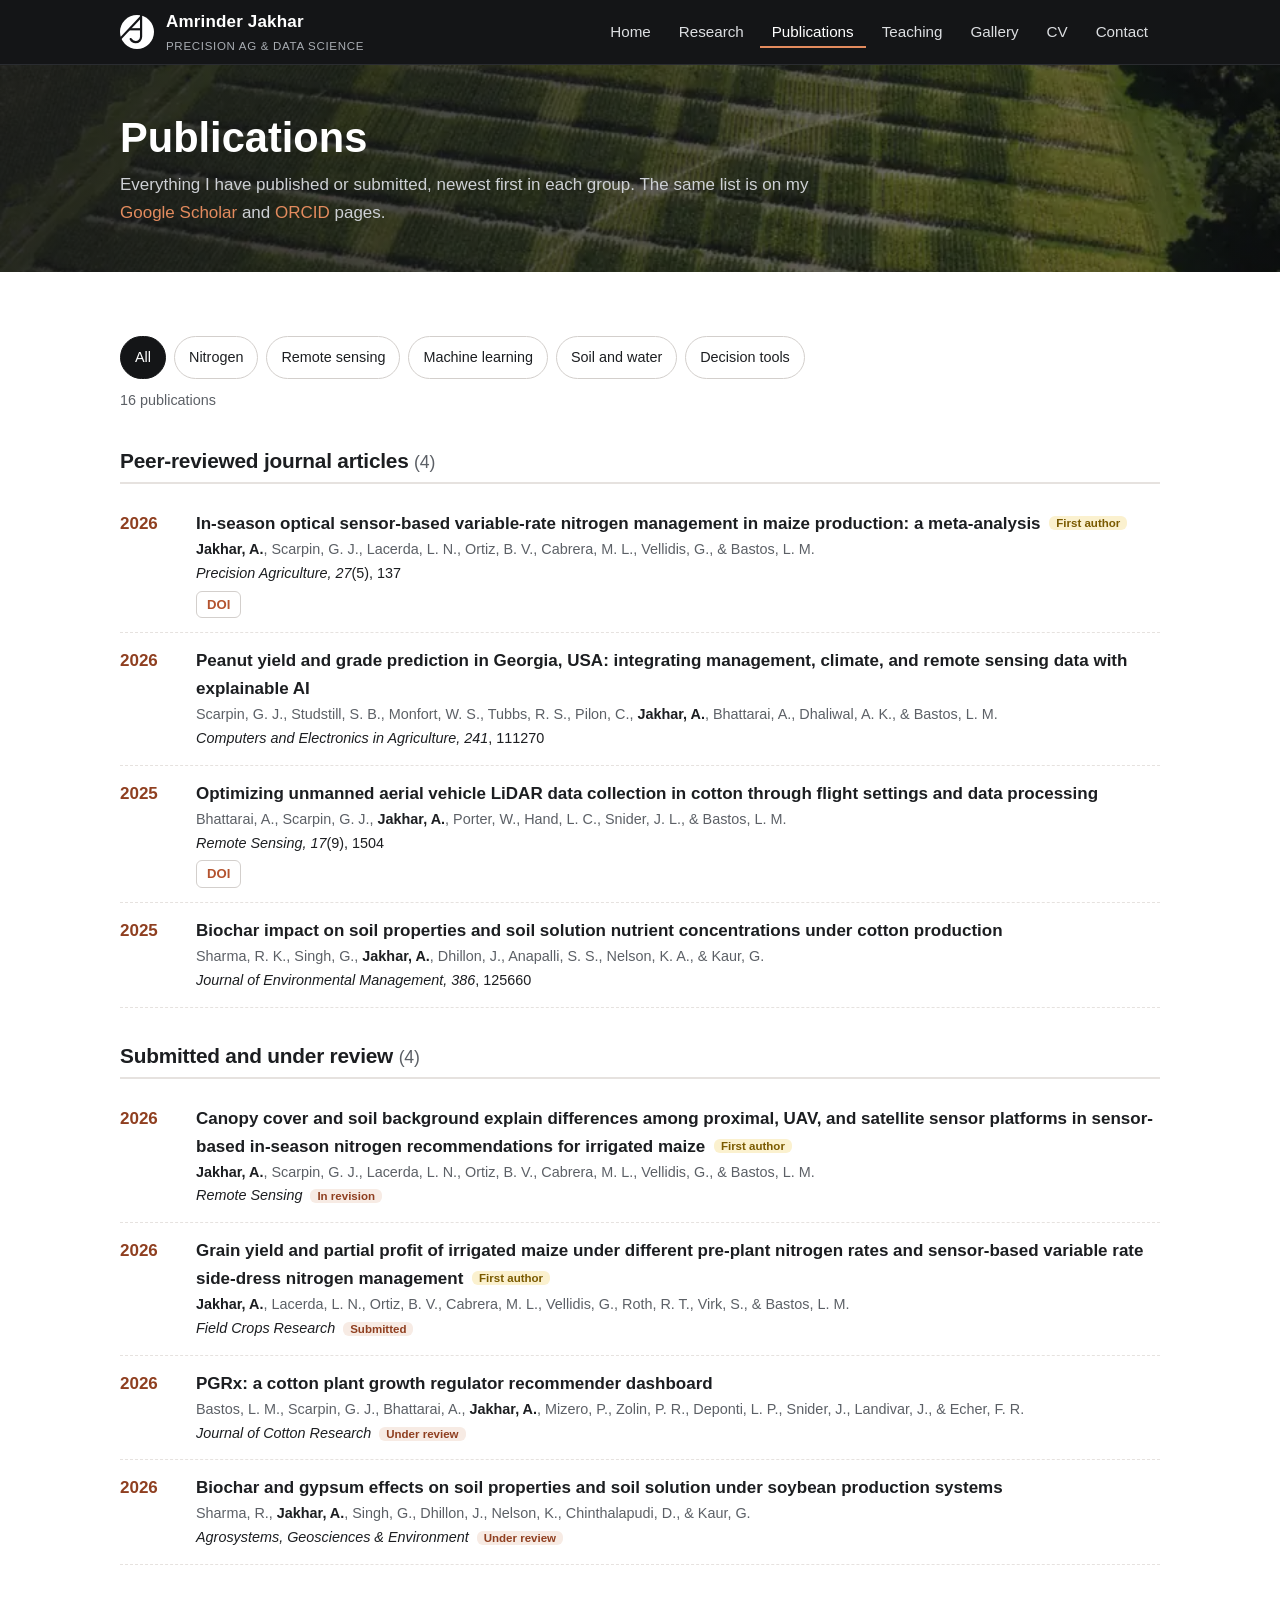
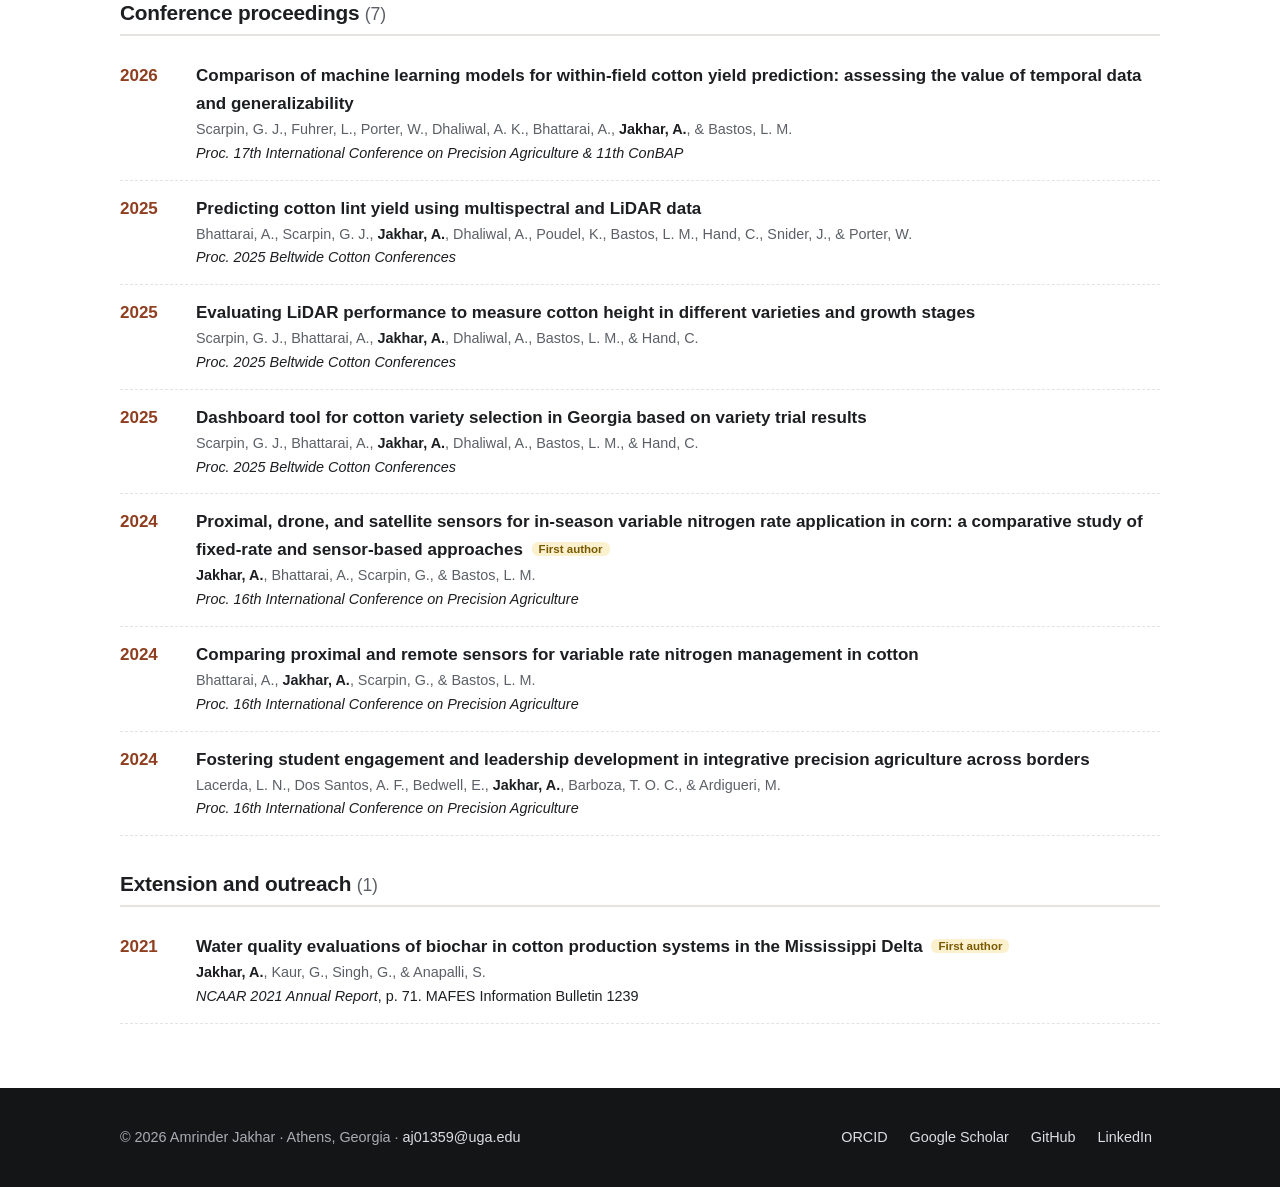
<file: publications.html>
<!doctype html>
<html lang="en">
<head>
<meta charset="utf-8">
<meta name="viewport" content="width=device-width,initial-scale=1">
<meta http-equiv="Content-Security-Policy" content="default-src 'self'; script-src 'self'; style-src 'self' 'unsafe-inline'; img-src 'self' data:; object-src 'none'; base-uri 'self'; form-action 'none'; upgrade-insecure-requests">
<meta name="referrer" content="strict-origin-when-cross-origin">
<title>Publications | Amrinder Jakhar</title>
<meta name="description" content="Publications by Amrinder Jakhar, University of Georgia, in precision agriculture, remote sensing, machine learning and water quality.">
<link rel="canonical" href="https://amrinderjakhar.com/publications.html">
<meta property="og:type" content="website"><meta property="og:site_name" content="Amrinder Jakhar"><meta property="og:locale" content="en_US">
<meta property="og:title" content="Publications | Amrinder Jakhar"><meta property="og:description" content="Publications by Amrinder Jakhar, University of Georgia, in precision agriculture, remote sensing, machine learning and water quality."><meta property="og:url" content="https://amrinderjakhar.com/publications.html">
<meta property="og:image" content="https://amrinderjakhar.com/assets/icons/social-preview.png"><meta property="og:image:type" content="image/png"><meta property="og:image:width" content="1200"><meta property="og:image:height" content="630"><meta property="og:image:alt" content="Amrinder Jakhar, precision agriculture and data science. AJ monogram on a dark background.">
<meta name="twitter:card" content="summary_large_image"><meta name="twitter:title" content="Publications | Amrinder Jakhar"><meta name="twitter:description" content="Publications by Amrinder Jakhar, University of Georgia, in precision agriculture, remote sensing, machine learning and water quality."><meta name="twitter:image" content="https://amrinderjakhar.com/assets/icons/social-preview.png"><meta name="twitter:image:alt" content="Amrinder Jakhar, precision agriculture and data science. AJ monogram on a dark background.">
<link rel="icon" href="assets/icons/favicon.ico" sizes="any"><link rel="icon" href="assets/icons/favicon.svg" type="image/svg+xml">
<link rel="apple-touch-icon" href="assets/icons/apple-touch-icon.png">
<meta name="theme-color" content="#141517">
<link rel="stylesheet" href="assets/css/style.css">
<noscript><style>.burger{display:none}.nav .wrap{height:auto;flex-wrap:wrap;padding-top:8px;padding-bottom:8px}.menu{display:flex;flex-direction:row;flex-wrap:wrap;position:static;padding:0;box-shadow:none}.menu a{border-bottom:0;padding:8px 10px}.nav{position:static}</style></noscript>
<script type="application/ld+json">{"@context":"https://schema.org","@graph":[{"@type":"ScholarlyArticle","headline":"In-season optical sensor-based variable-rate nitrogen management in maize production: a meta-analysis","name":"In-season optical sensor-based variable-rate nitrogen management in maize production: a meta-analysis","datePublished":"2026","author":[{"@type":"Person","name":"Amrinder Jakhar","url":"https://amrinderjakhar.com/"},{"@type":"Person","name":"G. J. Scarpin"},{"@type":"Person","name":"L. N. Lacerda"},{"@type":"Person","name":"B. V. Ortiz"},{"@type":"Person","name":"M. L. Cabrera"},{"@type":"Person","name":"G. Vellidis"},{"@type":"Person","name":"L. M. Bastos"}],"isPartOf":{"@type":"Periodical","name":"Precision Agriculture"},"sameAs":"https://doi.org/10.1007/s11119-026-10447-1","identifier":{"@type":"PropertyValue","propertyID":"DOI","value":"10.1007/s11119-026-10447-1"}},{"@type":"ScholarlyArticle","headline":"Peanut yield and grade prediction in Georgia, USA: integrating management, climate, and remote sensing data with explainable AI","name":"Peanut yield and grade prediction in Georgia, USA: integrating management, climate, and remote sensing data with explainable AI","datePublished":"2026","author":[{"@type":"Person","name":"G. J. Scarpin"},{"@type":"Person","name":"S. B. Studstill"},{"@type":"Person","name":"W. S. Monfort"},{"@type":"Person","name":"R. S. Tubbs"},{"@type":"Person","name":"C. Pilon"},{"@type":"Person","name":"Amrinder Jakhar","url":"https://amrinderjakhar.com/"},{"@type":"Person","name":"A. Bhattarai"},{"@type":"Person","name":"A. K. Dhaliwal"},{"@type":"Person","name":"L. M. Bastos"}],"isPartOf":{"@type":"Periodical","name":"Computers and Electronics in Agriculture"}},{"@type":"ScholarlyArticle","headline":"Optimizing unmanned aerial vehicle LiDAR data collection in cotton through flight settings and data processing","name":"Optimizing unmanned aerial vehicle LiDAR data collection in cotton through flight settings and data processing","datePublished":"2025","author":[{"@type":"Person","name":"A. Bhattarai"},{"@type":"Person","name":"G. J. Scarpin"},{"@type":"Person","name":"Amrinder Jakhar","url":"https://amrinderjakhar.com/"},{"@type":"Person","name":"W. Porter"},{"@type":"Person","name":"L. C. Hand"},{"@type":"Person","name":"J. L. Snider"},{"@type":"Person","name":"L. M. Bastos"}],"isPartOf":{"@type":"Periodical","name":"Remote Sensing"},"sameAs":"https://doi.org/10.3390/rs17091504","identifier":{"@type":"PropertyValue","propertyID":"DOI","value":"10.3390/rs17091504"}},{"@type":"ScholarlyArticle","headline":"Biochar impact on soil properties and soil solution nutrient concentrations under cotton production","name":"Biochar impact on soil properties and soil solution nutrient concentrations under cotton production","datePublished":"2025","author":[{"@type":"Person","name":"R. K. Sharma"},{"@type":"Person","name":"G. Singh"},{"@type":"Person","name":"Amrinder Jakhar","url":"https://amrinderjakhar.com/"},{"@type":"Person","name":"J. Dhillon"},{"@type":"Person","name":"S. S. Anapalli"},{"@type":"Person","name":"K. A. Nelson"},{"@type":"Person","name":"G. Kaur"}],"isPartOf":{"@type":"Periodical","name":"Journal of Environmental Management"}}]}</script>
</head>
<body>
<a class="skip" href="#main">Skip to content</a>
<header class="nav"><div class="wrap">
<a class="brand" href="index.html"><svg viewBox="0 0 100 100" aria-hidden="true" focusable="false"><mask id="aj-cut"><rect width="100" height="100" fill="#fff"/><g stroke="#000" fill="none" stroke-width="6.5"><path d="M62 -4V64a16 16 0 0 1-16 16a16 16 0 0 1-14.5-9.2" stroke-linecap="round"/><path d="M62 5L-2 73"/><path d="M27 42H62"/></g></mask><circle fill="currentColor" cx="50" cy="50" r="50" mask="url(#aj-cut)"/></svg><span>Amrinder Jakhar<small>Precision Ag &amp; Data Science</small></span></a>
<button class="burger" type="button" aria-label="Menu" aria-expanded="false" aria-controls="menu"><span aria-hidden="true">&#9776;</span></button>
<nav aria-label="Main"><ul class="menu" id="menu"><li><a href="index.html">Home</a></li><li><a href="research.html">Research</a></li><li><a href="publications.html" aria-current="page">Publications</a></li><li><a href="teaching.html">Teaching</a></li><li><a href="gallery.html">Gallery</a></li><li><a href="cv.html">CV</a></li><li><a href="contact.html">Contact</a></li></ul></nav>
</div></header>
<main id="main" tabindex="-1">
<p class="printhead">Amrinder Jakhar &middot; Ph.D. candidate, Crop and Soil Sciences, University of Georgia &middot; aj01359@uga.edu &middot; amrinderjakhar.com</p>
<div class="phead"><div class="wrap"><h1>Publications</h1><p>Everything I have published or submitted, newest first in each group. The same list is on my <a href="https://scholar.google.com/citations?user=-YphPCoAAAAJ">Google Scholar</a> and <a href="https://orcid.org/0009-0001-9110-8118">ORCID</a> pages.</p></div></div><section><div class="wrap">
 <div class="filters" role="group" aria-label="Filter publications by topic"><button type="button" class="on" aria-pressed="true" data-f="all">All</button><button type="button" aria-pressed="false" data-f="nitrogen">Nitrogen</button><button type="button" aria-pressed="false" data-f="sensing">Remote sensing</button><button type="button" aria-pressed="false" data-f="ml">Machine learning</button><button type="button" aria-pressed="false" data-f="water">Soil and water</button><button type="button" aria-pressed="false" data-f="tools">Decision tools</button></div>
 <p id="pubcount" class="count" role="status" aria-live="polite"></p>
 <div class="pubs"><div class="pgroup"><h2>Peer-reviewed journal articles <span class="n">(4)</span></h2><ul class="plist"><li class="pub" data-tags="sensing nitrogen"><div class="yr">2026</div><div><div class="t">In-season optical sensor-based variable-rate nitrogen management in maize production: a meta-analysis <span class="badge">First author</span></div><div class="a"><b>Jakhar, A.</b>, Scarpin, G. J., Lacerda, L. N., Ortiz, B. V., Cabrera, M. L., Vellidis, G., &amp; Bastos, L. M.</div><div class="v"><i>Precision Agriculture, 27</i>(5), 137</div><div class="links"><a href="https://doi.org/10.1007/s11119-026-10447-1" aria-label="DOI for In-season optical sensor-based variable-rate nitrogen management in maize production: a meta-analysis">DOI</a></div></div></li><li class="pub" data-tags="ml sensing"><div class="yr">2026</div><div><div class="t">Peanut yield and grade prediction in Georgia, USA: integrating management, climate, and remote sensing data with explainable AI</div><div class="a">Scarpin, G. J., Studstill, S. B., Monfort, W. S., Tubbs, R. S., Pilon, C., <b>Jakhar, A.</b>, Bhattarai, A., Dhaliwal, A. K., &amp; Bastos, L. M.</div><div class="v"><i>Computers and Electronics in Agriculture, 241</i>, 111270</div></div></li><li class="pub" data-tags="sensing"><div class="yr">2025</div><div><div class="t">Optimizing unmanned aerial vehicle LiDAR data collection in cotton through flight settings and data processing</div><div class="a">Bhattarai, A., Scarpin, G. J., <b>Jakhar, A.</b>, Porter, W., Hand, L. C., Snider, J. L., &amp; Bastos, L. M.</div><div class="v"><i>Remote Sensing, 17</i>(9), 1504</div><div class="links"><a href="https://doi.org/10.3390/rs17091504" aria-label="DOI for Optimizing unmanned aerial vehicle LiDAR data collection in cotton through flight settings and data processing">DOI</a></div></div></li><li class="pub" data-tags="water"><div class="yr">2025</div><div><div class="t">Biochar impact on soil properties and soil solution nutrient concentrations under cotton production</div><div class="a">Sharma, R. K., Singh, G., <b>Jakhar, A.</b>, Dhillon, J., Anapalli, S. S., Nelson, K. A., &amp; Kaur, G.</div><div class="v"><i>Journal of Environmental Management, 386</i>, 125660</div></div></li></ul></div><div class="pgroup"><h2>Submitted and under review <span class="n">(4)</span></h2><ul class="plist"><li class="pub" data-tags="sensing nitrogen"><div class="yr">2026</div><div><div class="t">Canopy cover and soil background explain differences among proximal, UAV, and satellite sensor platforms in sensor-based in-season nitrogen recommendations for irrigated maize <span class="badge">First author</span></div><div class="a"><b>Jakhar, A.</b>, Scarpin, G. J., Lacerda, L. N., Ortiz, B. V., Cabrera, M. L., Vellidis, G., &amp; Bastos, L. M.</div><div class="v"><i>Remote Sensing</i> <span class="st">In revision</span></div></div></li><li class="pub" data-tags="nitrogen sensing"><div class="yr">2026</div><div><div class="t">Grain yield and partial profit of irrigated maize under different pre-plant nitrogen rates and sensor-based variable rate side-dress nitrogen management <span class="badge">First author</span></div><div class="a"><b>Jakhar, A.</b>, Lacerda, L. N., Ortiz, B. V., Cabrera, M. L., Vellidis, G., Roth, R. T., Virk, S., &amp; Bastos, L. M.</div><div class="v"><i>Field Crops Research</i> <span class="st">Submitted</span></div></div></li><li class="pub" data-tags="tools"><div class="yr">2026</div><div><div class="t">PGRx: a cotton plant growth regulator recommender dashboard</div><div class="a">Bastos, L. M., Scarpin, G. J., Bhattarai, A., <b>Jakhar, A.</b>, Mizero, P., Zolin, P. R., Deponti, L. P., Snider, J., Landivar, J., &amp; Echer, F. R.</div><div class="v"><i>Journal of Cotton Research</i> <span class="st">Under review</span></div></div></li><li class="pub" data-tags="water"><div class="yr">2026</div><div><div class="t">Biochar and gypsum effects on soil properties and soil solution under soybean production systems</div><div class="a">Sharma, R., <b>Jakhar, A.</b>, Singh, G., Dhillon, J., Nelson, K., Chinthalapudi, D., &amp; Kaur, G.</div><div class="v"><i>Agrosystems, Geosciences &amp; Environment</i> <span class="st">Under review</span></div></div></li></ul></div><div class="pgroup"><h2>Conference proceedings <span class="n">(7)</span></h2><ul class="plist"><li class="pub" data-tags="ml"><div class="yr">2026</div><div><div class="t">Comparison of machine learning models for within-field cotton yield prediction: assessing the value of temporal data and generalizability</div><div class="a">Scarpin, G. J., Fuhrer, L., Porter, W., Dhaliwal, A. K., Bhattarai, A., <b>Jakhar, A.</b>, &amp; Bastos, L. M.</div><div class="v"><i>Proc. 17th International Conference on Precision Agriculture &amp; 11th ConBAP</i></div></div></li><li class="pub" data-tags="sensing ml"><div class="yr">2025</div><div><div class="t">Predicting cotton lint yield using multispectral and LiDAR data</div><div class="a">Bhattarai, A., Scarpin, G. J., <b>Jakhar, A.</b>, Dhaliwal, A., Poudel, K., Bastos, L. M., Hand, C., Snider, J., &amp; Porter, W.</div><div class="v"><i>Proc. 2025 Beltwide Cotton Conferences</i></div></div></li><li class="pub" data-tags="sensing"><div class="yr">2025</div><div><div class="t">Evaluating LiDAR performance to measure cotton height in different varieties and growth stages</div><div class="a">Scarpin, G. J., Bhattarai, A., <b>Jakhar, A.</b>, Dhaliwal, A., Bastos, L. M., &amp; Hand, C.</div><div class="v"><i>Proc. 2025 Beltwide Cotton Conferences</i></div></div></li><li class="pub" data-tags="tools"><div class="yr">2025</div><div><div class="t">Dashboard tool for cotton variety selection in Georgia based on variety trial results</div><div class="a">Scarpin, G. J., Bhattarai, A., <b>Jakhar, A.</b>, Dhaliwal, A., Bastos, L. M., &amp; Hand, C.</div><div class="v"><i>Proc. 2025 Beltwide Cotton Conferences</i></div></div></li><li class="pub" data-tags="sensing nitrogen"><div class="yr">2024</div><div><div class="t">Proximal, drone, and satellite sensors for in-season variable nitrogen rate application in corn: a comparative study of fixed-rate and sensor-based approaches <span class="badge">First author</span></div><div class="a"><b>Jakhar, A.</b>, Bhattarai, A., Scarpin, G., &amp; Bastos, L. M.</div><div class="v"><i>Proc. 16th International Conference on Precision Agriculture</i></div></div></li><li class="pub" data-tags="sensing nitrogen"><div class="yr">2024</div><div><div class="t">Comparing proximal and remote sensors for variable rate nitrogen management in cotton</div><div class="a">Bhattarai, A., <b>Jakhar, A.</b>, Scarpin, G., &amp; Bastos, L. M.</div><div class="v"><i>Proc. 16th International Conference on Precision Agriculture</i></div></div></li><li class="pub" data-tags=""><div class="yr">2024</div><div><div class="t">Fostering student engagement and leadership development in integrative precision agriculture across borders</div><div class="a">Lacerda, L. N., Dos Santos, A. F., Bedwell, E., <b>Jakhar, A.</b>, Barboza, T. O. C., &amp; Ardigueri, M.</div><div class="v"><i>Proc. 16th International Conference on Precision Agriculture</i></div></div></li></ul></div><div class="pgroup"><h2>Extension and outreach <span class="n">(1)</span></h2><ul class="plist"><li class="pub" data-tags="water"><div class="yr">2021</div><div><div class="t">Water quality evaluations of biochar in cotton production systems in the Mississippi Delta <span class="badge">First author</span></div><div class="a"><b>Jakhar, A.</b>, Kaur, G., Singh, G., &amp; Anapalli, S.</div><div class="v"><i>NCAAR 2021 Annual Report</i>, p. 71. MAFES Information Bulletin 1239</div></div></li></ul></div></div></div></section>
</main>
<footer><div class="wrap">
<span>&copy; <span id="yr">2026</span> Amrinder Jakhar &middot; Athens, Georgia &middot; <a href="mailto:aj01359@uga.edu">aj01359@uga.edu</a></span>
<nav class="social" aria-label="Profiles"><a href="https://orcid.org/0009-0001-9110-8118">ORCID</a> <a href="https://scholar.google.com/citations?user=-YphPCoAAAAJ">Google Scholar</a> <a href="https://github.com/AmrinderJakhar98">GitHub</a> <a href="https://www.linkedin.com/in/amrinder-jakhar-272b331a4/">LinkedIn</a></nav>
</div></footer>
<script src="assets/js/site.js" defer></script>
</body>
</html>
</file>
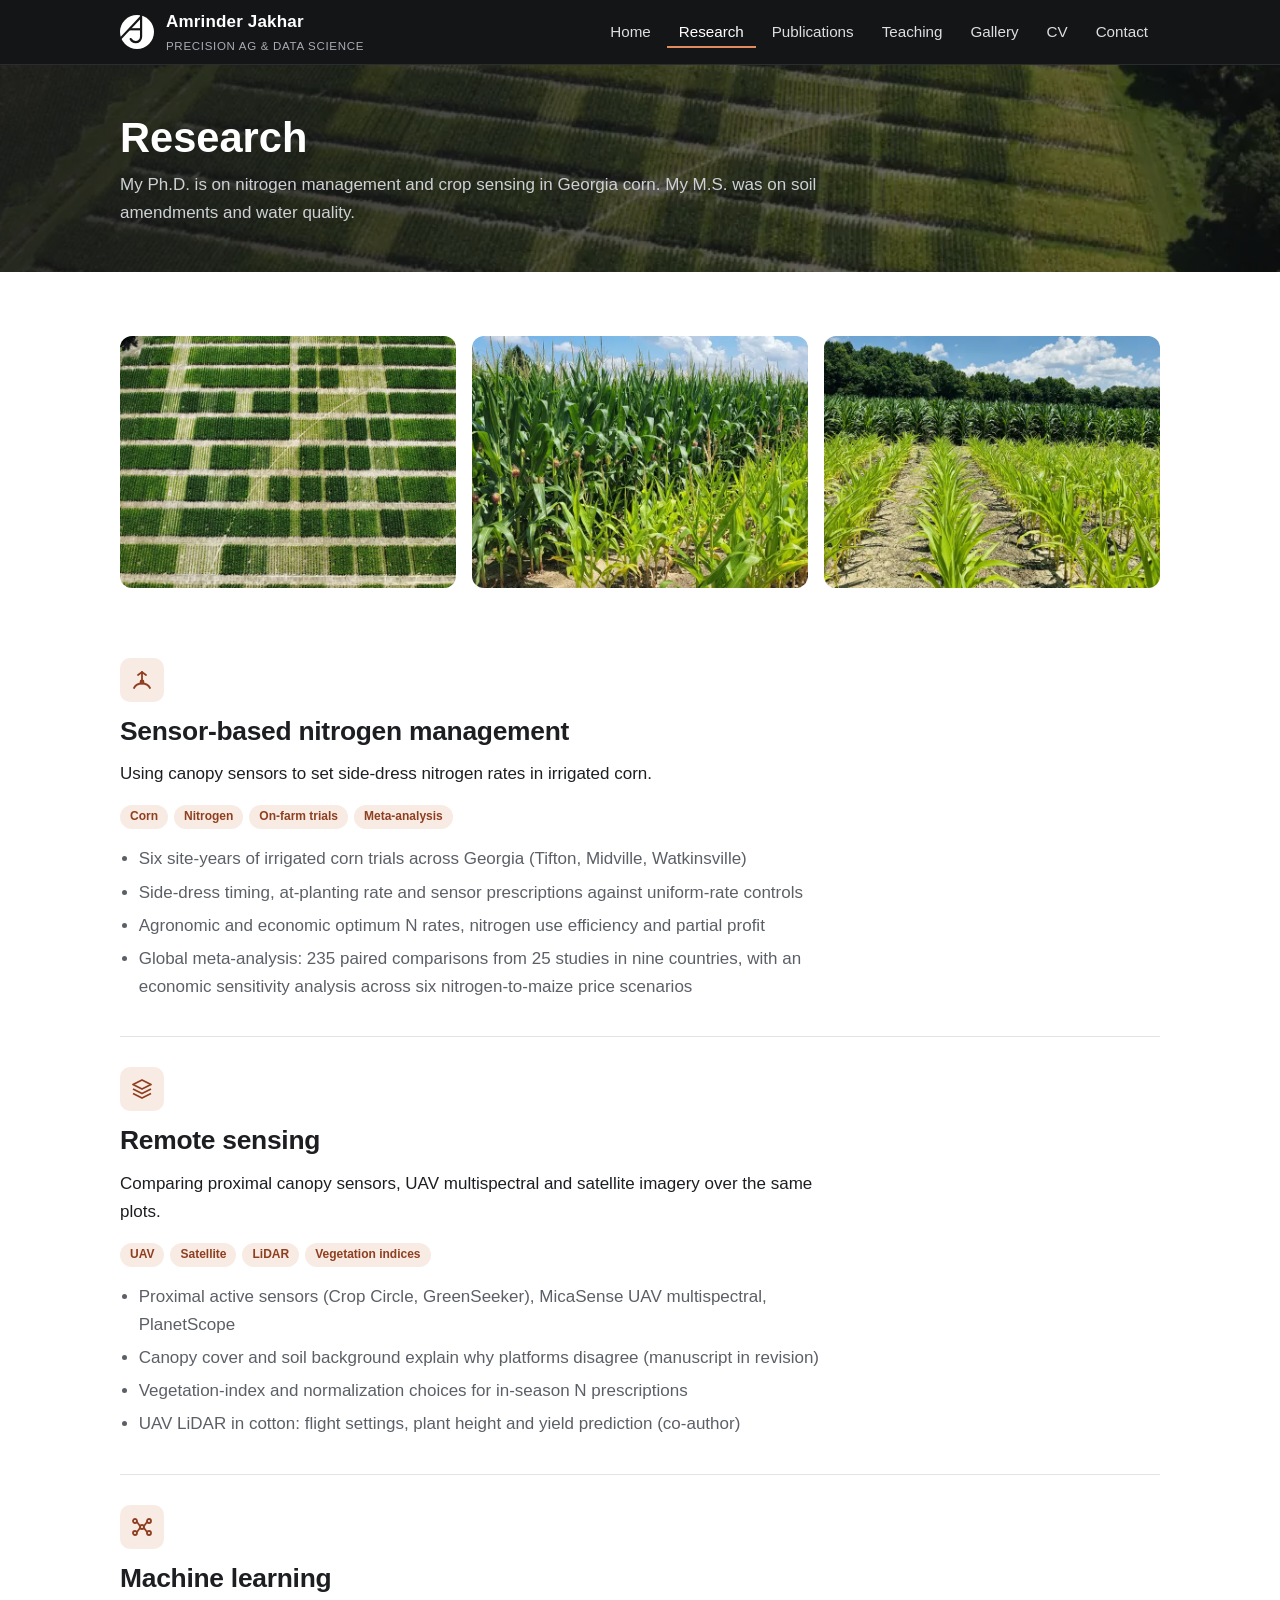
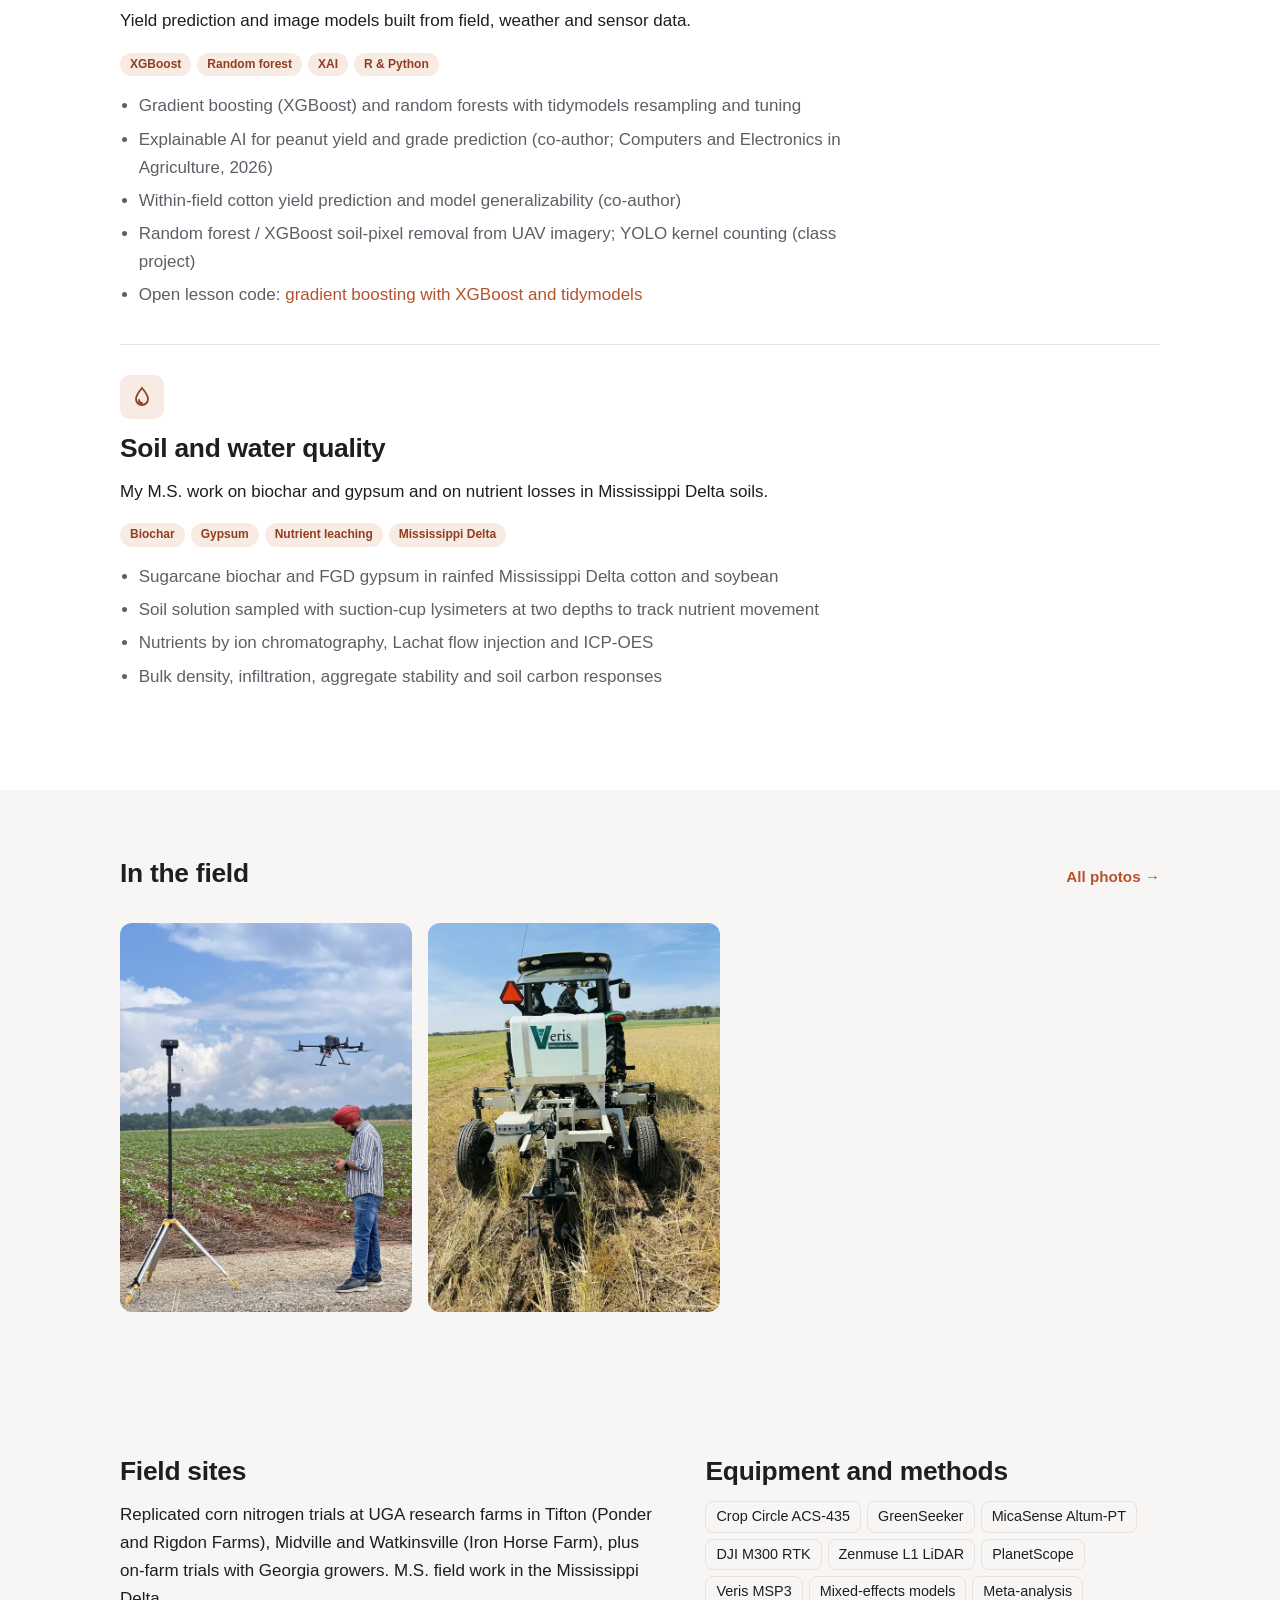
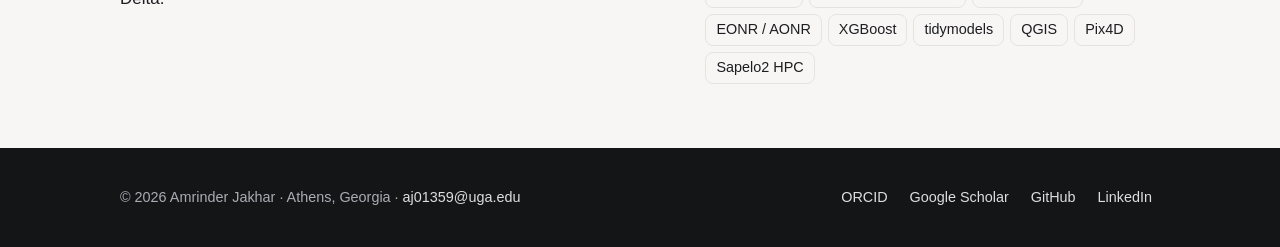
<file: research.html>
<!doctype html>
<html lang="en">
<head>
<meta charset="utf-8">
<meta name="viewport" content="width=device-width,initial-scale=1">
<meta http-equiv="Content-Security-Policy" content="default-src 'self'; script-src 'self'; style-src 'self' 'unsafe-inline'; img-src 'self' data:; object-src 'none'; base-uri 'self'; form-action 'none'; upgrade-insecure-requests">
<meta name="referrer" content="strict-origin-when-cross-origin">
<title>Research | Amrinder Jakhar</title>
<meta name="description" content="Research by Amrinder Jakhar at the University of Georgia on sensor-based nitrogen management, remote sensing, machine learning and water quality.">
<link rel="canonical" href="https://amrinderjakhar.com/research.html">
<meta property="og:type" content="website"><meta property="og:site_name" content="Amrinder Jakhar"><meta property="og:locale" content="en_US">
<meta property="og:title" content="Research | Amrinder Jakhar"><meta property="og:description" content="Research by Amrinder Jakhar at the University of Georgia on sensor-based nitrogen management, remote sensing, machine learning and water quality."><meta property="og:url" content="https://amrinderjakhar.com/research.html">
<meta property="og:image" content="https://amrinderjakhar.com/assets/icons/social-preview.png"><meta property="og:image:type" content="image/png"><meta property="og:image:width" content="1200"><meta property="og:image:height" content="630"><meta property="og:image:alt" content="Amrinder Jakhar, precision agriculture and data science. AJ monogram on a dark background.">
<meta name="twitter:card" content="summary_large_image"><meta name="twitter:title" content="Research | Amrinder Jakhar"><meta name="twitter:description" content="Research by Amrinder Jakhar at the University of Georgia on sensor-based nitrogen management, remote sensing, machine learning and water quality."><meta name="twitter:image" content="https://amrinderjakhar.com/assets/icons/social-preview.png"><meta name="twitter:image:alt" content="Amrinder Jakhar, precision agriculture and data science. AJ monogram on a dark background.">
<link rel="icon" href="assets/icons/favicon.ico" sizes="any"><link rel="icon" href="assets/icons/favicon.svg" type="image/svg+xml">
<link rel="apple-touch-icon" href="assets/icons/apple-touch-icon.png">
<meta name="theme-color" content="#141517">
<link rel="stylesheet" href="assets/css/style.css">
<noscript><style>.burger{display:none}.nav .wrap{height:auto;flex-wrap:wrap;padding-top:8px;padding-bottom:8px}.menu{display:flex;flex-direction:row;flex-wrap:wrap;position:static;padding:0;box-shadow:none}.menu a{border-bottom:0;padding:8px 10px}.nav{position:static}</style></noscript>

</head>
<body>
<a class="skip" href="#main">Skip to content</a>
<header class="nav"><div class="wrap">
<a class="brand" href="index.html"><svg viewBox="0 0 100 100" aria-hidden="true" focusable="false"><mask id="aj-cut"><rect width="100" height="100" fill="#fff"/><g stroke="#000" fill="none" stroke-width="6.5"><path d="M62 -4V64a16 16 0 0 1-16 16a16 16 0 0 1-14.5-9.2" stroke-linecap="round"/><path d="M62 5L-2 73"/><path d="M27 42H62"/></g></mask><circle fill="currentColor" cx="50" cy="50" r="50" mask="url(#aj-cut)"/></svg><span>Amrinder Jakhar<small>Precision Ag &amp; Data Science</small></span></a>
<button class="burger" type="button" aria-label="Menu" aria-expanded="false" aria-controls="menu"><span aria-hidden="true">&#9776;</span></button>
<nav aria-label="Main"><ul class="menu" id="menu"><li><a href="index.html">Home</a></li><li><a href="research.html" aria-current="page">Research</a></li><li><a href="publications.html">Publications</a></li><li><a href="teaching.html">Teaching</a></li><li><a href="gallery.html">Gallery</a></li><li><a href="cv.html">CV</a></li><li><a href="contact.html">Contact</a></li></ul></nav>
</div></header>
<main id="main" tabindex="-1">
<p class="printhead">Amrinder Jakhar &middot; Ph.D. candidate, Crop and Soil Sciences, University of Georgia &middot; aj01359@uga.edu &middot; amrinderjakhar.com</p>
<div class="phead"><div class="wrap"><h1>Research</h1><p>My Ph.D. is on nitrogen management and crop sensing in Georgia corn. My M.S. was on soil amendments and water quality.</p></div></div><section><div class="wrap"><ul class="photos"><li><img src="assets/img/field-plots.webp" alt="Drone view straight down on rectangular crop plots in a research field" width="720" height="540" loading="lazy" decoding="async"></li><li><img src="assets/img/field-corn-contrast.webp" alt="Tall dark green corn beside shorter, lighter green corn in the next plot" width="720" height="540" loading="lazy" decoding="async"></li><li><img src="assets/img/field-rows.webp" alt="Rows of young corn in a research field under a blue sky" width="720" height="540" loading="lazy" decoding="async"></li></ul><div class="theme reveal" id="theme-1"><div><div class="icon"><svg aria-hidden="true" focusable="false" viewBox="0 0 24 24" fill="none" stroke="currentColor" stroke-width="1.8" stroke-linecap="round"><path d="M4 20c3-6 13-6 16 0"/><path d="M12 14V4"/><path d="M8 7l4-3 4 3"/><circle cx="12" cy="14" r="1.5"/></svg></div><h2>Sensor-based nitrogen management</h2><p>Using canopy sensors to set side-dress nitrogen rates in irrigated corn.</p><ul class="pills" aria-label="Topics"><li class="pill">Corn</li><li class="pill">Nitrogen</li><li class="pill">On-farm trials</li><li class="pill">Meta-analysis</li></ul><ul><li>Six site-years of irrigated corn trials across Georgia (Tifton, Midville, Watkinsville)</li><li>Side-dress timing, at-planting rate and sensor prescriptions against uniform-rate controls</li><li>Agronomic and economic optimum N rates, nitrogen use efficiency and partial profit</li><li>Global meta-analysis: 235 paired comparisons from 25 studies in nine countries, with an economic sensitivity analysis across six nitrogen-to-maize price scenarios</li></ul></div></div><div class="theme reveal" id="theme-2"><div><div class="icon"><svg aria-hidden="true" focusable="false" viewBox="0 0 24 24" fill="none" stroke="currentColor" stroke-width="1.8" stroke-linejoin="round"><path d="M12 3l9 4.5-9 4.5-9-4.5z"/><path d="M3 12l9 4.5 9-4.5"/><path d="M3 16.5L12 21l9-4.5"/></svg></div><h2>Remote sensing</h2><p>Comparing proximal canopy sensors, UAV multispectral and satellite imagery over the same plots.</p><ul class="pills" aria-label="Topics"><li class="pill">UAV</li><li class="pill">Satellite</li><li class="pill">LiDAR</li><li class="pill">Vegetation indices</li></ul><ul><li>Proximal active sensors (Crop Circle, GreenSeeker), MicaSense UAV multispectral, PlanetScope</li><li>Canopy cover and soil background explain why platforms disagree (manuscript in revision)</li><li>Vegetation-index and normalization choices for in-season N prescriptions</li><li>UAV LiDAR in cotton: flight settings, plant height and yield prediction (co-author)</li></ul></div></div><div class="theme reveal" id="theme-3"><div><div class="icon"><svg aria-hidden="true" focusable="false" viewBox="0 0 24 24" fill="none" stroke="currentColor" stroke-width="1.8" stroke-linecap="round"><circle cx="5" cy="6" r="2"/><circle cx="5" cy="18" r="2"/><circle cx="12" cy="12" r="2"/><circle cx="19" cy="6" r="2"/><circle cx="19" cy="18" r="2"/><path d="M7 7l3 4M7 17l3-4M14 11l3-4M14 13l3 4"/></svg></div><h2>Machine learning</h2><p>Yield prediction and image models built from field, weather and sensor data.</p><ul class="pills" aria-label="Topics"><li class="pill">XGBoost</li><li class="pill">Random forest</li><li class="pill">XAI</li><li class="pill">R &amp; Python</li></ul><ul><li>Gradient boosting (XGBoost) and random forests with tidymodels resampling and tuning</li><li>Explainable AI for peanut yield and grade prediction (co-author; Computers and Electronics in Agriculture, 2026)</li><li>Within-field cotton yield prediction and model generalizability (co-author)</li><li>Random forest / XGBoost soil-pixel removal from UAV imagery; YOLO kernel counting (class project)</li><li>Open lesson code: <a href="https://github.com/AmrinderJakhar98/XgBoost_2025_dsa">gradient boosting with XGBoost and tidymodels</a></li></ul></div></div><div class="theme reveal" id="theme-4"><div><div class="icon"><svg aria-hidden="true" focusable="false" viewBox="0 0 24 24" fill="none" stroke="currentColor" stroke-width="1.8" stroke-linecap="round"><path d="M12 3s6 7 6 11a6 6 0 0 1-12 0c0-4 6-11 6-11z"/><path d="M9 15a3 3 0 0 0 3 3"/></svg></div><h2>Soil and water quality</h2><p>My M.S. work on biochar and gypsum and on nutrient losses in Mississippi Delta soils.</p><ul class="pills" aria-label="Topics"><li class="pill">Biochar</li><li class="pill">Gypsum</li><li class="pill">Nutrient leaching</li><li class="pill">Mississippi Delta</li></ul><ul><li>Sugarcane biochar and FGD gypsum in rainfed Mississippi Delta cotton and soybean</li><li>Soil solution sampled with suction-cup lysimeters at two depths to track nutrient movement</li><li>Nutrients by ion chromatography, Lachat flow injection and ICP-OES</li><li>Bulk density, infiltration, aggregate stability and soil carbon responses</li></ul></div></div></div></section><section class="alt"><div class="wrap"><div class="sec-head"><h2>In the field</h2><a href="gallery.html">All photos <span aria-hidden="true">&rarr;</span></a></div><div class="gallery g2"><figure><a class="lb" href="assets/img/lg/res-drone-gnss-base.webp"><img src="assets/img/res-drone-gnss-base.webp" alt="Drone in flight over young corn with a GNSS base station on a tripod" width="640" height="853" loading="lazy" decoding="async"></a></figure><figure><a class="lb" href="assets/img/lg/res-soil-sensor.webp"><img src="assets/img/res-soil-sensor.webp" alt="Tractor pulling a Veris soil sensor across a field" width="640" height="853" loading="lazy" decoding="async"></a></figure></div></div></section><section class="alt"><div class="wrap two">
 <div><h2>Field sites</h2>
 <p>Replicated corn nitrogen trials at UGA research farms in Tifton (Ponder and Rigdon Farms), Midville and Watkinsville (Iron Horse Farm), plus on-farm trials with Georgia growers. M.S. field work in the Mississippi Delta.</p></div>
 <div><h2>Equipment and methods</h2>
 <div class="chips"><span>Crop Circle ACS-435</span><span>GreenSeeker</span><span>MicaSense Altum-PT</span><span>DJI M300 RTK</span><span>Zenmuse L1 LiDAR</span><span>PlanetScope</span><span>Veris MSP3</span><span>Mixed-effects models</span><span>Meta-analysis</span><span>EONR / AONR</span><span>XGBoost</span><span>tidymodels</span><span>QGIS</span><span>Pix4D</span><span>Sapelo2 HPC</span></div></div>
</div></section>
</main>
<footer><div class="wrap">
<span>&copy; <span id="yr">2026</span> Amrinder Jakhar &middot; Athens, Georgia &middot; <a href="mailto:aj01359@uga.edu">aj01359@uga.edu</a></span>
<nav class="social" aria-label="Profiles"><a href="https://orcid.org/0009-0001-9110-8118">ORCID</a> <a href="https://scholar.google.com/citations?user=-YphPCoAAAAJ">Google Scholar</a> <a href="https://github.com/AmrinderJakhar98">GitHub</a> <a href="https://www.linkedin.com/in/amrinder-jakhar-272b331a4/">LinkedIn</a></nav>
</div></footer>
<script src="assets/js/site.js" defer></script>
</body>
</html>
</file>
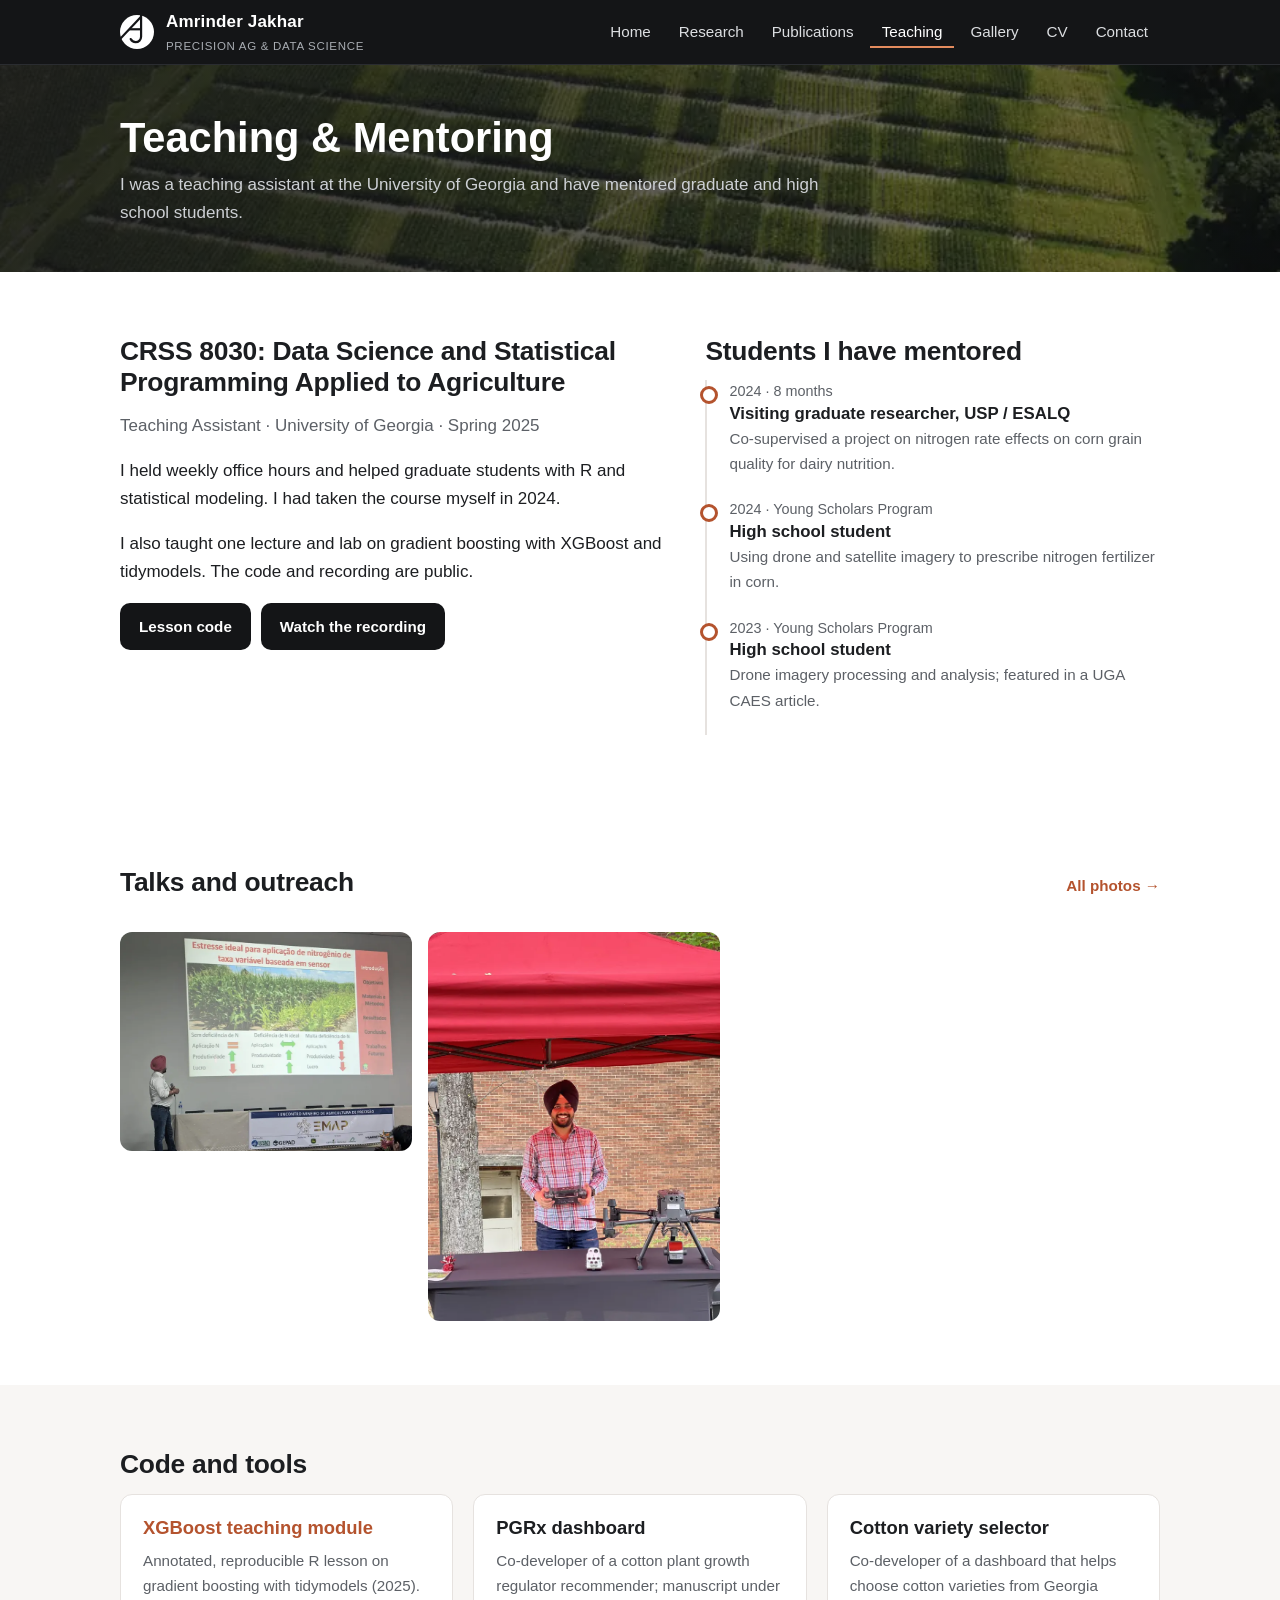
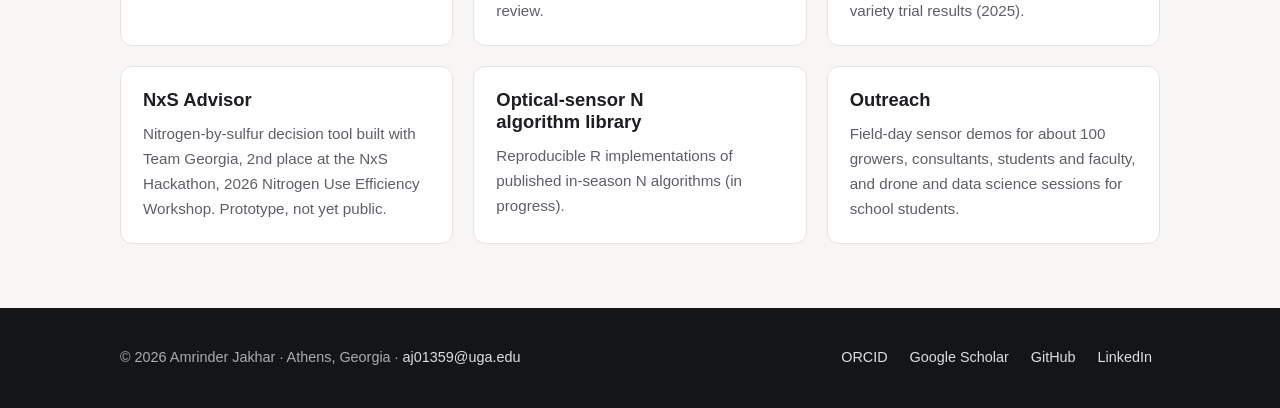
<file: teaching.html>
<!doctype html>
<html lang="en">
<head>
<meta charset="utf-8">
<meta name="viewport" content="width=device-width,initial-scale=1">
<meta http-equiv="Content-Security-Policy" content="default-src 'self'; script-src 'self'; style-src 'self' 'unsafe-inline'; img-src 'self' data:; object-src 'none'; base-uri 'self'; form-action 'none'; upgrade-insecure-requests">
<meta name="referrer" content="strict-origin-when-cross-origin">
<title>Teaching &amp; Mentoring | Amrinder Jakhar</title>
<meta name="description" content="Teaching, mentoring, open-source code and outreach by Amrinder Jakhar, Ph.D. candidate in Crop and Soil Sciences at the University of Georgia.">
<link rel="canonical" href="https://amrinderjakhar.com/teaching.html">
<meta property="og:type" content="website"><meta property="og:site_name" content="Amrinder Jakhar"><meta property="og:locale" content="en_US">
<meta property="og:title" content="Teaching &amp; Mentoring | Amrinder Jakhar"><meta property="og:description" content="Teaching, mentoring, open-source code and outreach by Amrinder Jakhar, Ph.D. candidate in Crop and Soil Sciences at the University of Georgia."><meta property="og:url" content="https://amrinderjakhar.com/teaching.html">
<meta property="og:image" content="https://amrinderjakhar.com/assets/icons/social-preview.png"><meta property="og:image:type" content="image/png"><meta property="og:image:width" content="1200"><meta property="og:image:height" content="630"><meta property="og:image:alt" content="Amrinder Jakhar, precision agriculture and data science. AJ monogram on a dark background.">
<meta name="twitter:card" content="summary_large_image"><meta name="twitter:title" content="Teaching &amp; Mentoring | Amrinder Jakhar"><meta name="twitter:description" content="Teaching, mentoring, open-source code and outreach by Amrinder Jakhar, Ph.D. candidate in Crop and Soil Sciences at the University of Georgia."><meta name="twitter:image" content="https://amrinderjakhar.com/assets/icons/social-preview.png"><meta name="twitter:image:alt" content="Amrinder Jakhar, precision agriculture and data science. AJ monogram on a dark background.">
<link rel="icon" href="assets/icons/favicon.ico" sizes="any"><link rel="icon" href="assets/icons/favicon.svg" type="image/svg+xml">
<link rel="apple-touch-icon" href="assets/icons/apple-touch-icon.png">
<meta name="theme-color" content="#141517">
<link rel="stylesheet" href="assets/css/style.css">
<noscript><style>.burger{display:none}.nav .wrap{height:auto;flex-wrap:wrap;padding-top:8px;padding-bottom:8px}.menu{display:flex;flex-direction:row;flex-wrap:wrap;position:static;padding:0;box-shadow:none}.menu a{border-bottom:0;padding:8px 10px}.nav{position:static}</style></noscript>

</head>
<body>
<a class="skip" href="#main">Skip to content</a>
<header class="nav"><div class="wrap">
<a class="brand" href="index.html"><svg viewBox="0 0 100 100" aria-hidden="true" focusable="false"><mask id="aj-cut"><rect width="100" height="100" fill="#fff"/><g stroke="#000" fill="none" stroke-width="6.5"><path d="M62 -4V64a16 16 0 0 1-16 16a16 16 0 0 1-14.5-9.2" stroke-linecap="round"/><path d="M62 5L-2 73"/><path d="M27 42H62"/></g></mask><circle fill="currentColor" cx="50" cy="50" r="50" mask="url(#aj-cut)"/></svg><span>Amrinder Jakhar<small>Precision Ag &amp; Data Science</small></span></a>
<button class="burger" type="button" aria-label="Menu" aria-expanded="false" aria-controls="menu"><span aria-hidden="true">&#9776;</span></button>
<nav aria-label="Main"><ul class="menu" id="menu"><li><a href="index.html">Home</a></li><li><a href="research.html">Research</a></li><li><a href="publications.html">Publications</a></li><li><a href="teaching.html" aria-current="page">Teaching</a></li><li><a href="gallery.html">Gallery</a></li><li><a href="cv.html">CV</a></li><li><a href="contact.html">Contact</a></li></ul></nav>
</div></header>
<main id="main" tabindex="-1">
<p class="printhead">Amrinder Jakhar &middot; Ph.D. candidate, Crop and Soil Sciences, University of Georgia &middot; aj01359@uga.edu &middot; amrinderjakhar.com</p>
<div class="phead"><div class="wrap"><h1>Teaching &amp; Mentoring</h1><p>I was a teaching assistant at the University of Georgia and have mentored graduate and high school students.</p></div></div><section><div class="wrap two">
 <div><h2>CRSS 8030: Data Science and Statistical Programming Applied to Agriculture</h2>
 <p class="meta">Teaching Assistant &middot; University of Georgia &middot; Spring 2025</p>
 <p>I held weekly office hours and helped graduate students with R and statistical modeling. I had taken the course myself in 2024.</p>
 <p>I also taught one lecture and lab on gradient boosting with XGBoost and tidymodels. The code and recording are public.</p>
 <div class="btns"><a class="btn btn-dark" href="https://github.com/AmrinderJakhar98/XgBoost_2025_dsa">Lesson code</a><a class="btn btn-dark" href="https://www.youtube.com/watch?v=64FaToOxLLo">Watch the recording</a></div></div>
 <div><h2>Students I have mentored</h2>
 <ul class="tl">
  <li><div class="when">2024 &middot; 8 months</div><h3>Visiting graduate researcher, USP / ESALQ</h3><p>Co-supervised a project on nitrogen rate effects on corn grain quality for dairy nutrition.</p></li>
  <li><div class="when">2024 &middot; Young Scholars Program</div><h3>High school student</h3><p>Using drone and satellite imagery to prescribe nitrogen fertilizer in corn.</p></li>
  <li><div class="when">2023 &middot; Young Scholars Program</div><h3>High school student</h3><p>Drone imagery processing and analysis; featured in a UGA CAES article.</p></li>
 </ul></div>
</div></section>
<section><div class="wrap">
 <div class="sec-head"><h2>Talks and outreach</h2><a href="gallery.html#talks">All photos <span aria-hidden="true">&rarr;</span></a></div><div class="gallery g2"><figure><a class="lb" href="assets/img/lg/talk-brazil.webp"><img src="assets/img/talk-brazil.webp" alt="Presenting on variable-rate nitrogen at a conference in Brazil" width="800" height="602" loading="lazy" decoding="async"></a></figure><figure><a class="lb" href="assets/img/lg/talk-drone-outreach.webp"><img src="assets/img/talk-drone-outreach.webp" alt="Drone demonstration table at an outreach event" width="640" height="853" loading="lazy" decoding="async"></a></figure></div>
</div></section>
<section class="alt"><div class="wrap">
 <h2>Code and tools</h2>
 <div class="grid g3">
  <div class="card reveal"><h3><a href="https://github.com/AmrinderJakhar98/XgBoost_2025_dsa">XGBoost teaching module</a></h3><p>Annotated, reproducible R lesson on gradient boosting with tidymodels (2025).</p></div>
  <div class="card reveal"><h3>PGRx dashboard</h3><p>Co-developer of a cotton plant growth regulator recommender; manuscript under review.</p></div>
  <div class="card reveal"><h3>Cotton variety selector</h3><p>Co-developer of a dashboard that helps choose cotton varieties from Georgia variety trial results (2025).</p></div>
  <div class="card reveal"><h3>NxS Advisor</h3><p>Nitrogen-by-sulfur decision tool built with Team Georgia, 2nd place at the NxS Hackathon, 2026 Nitrogen Use Efficiency Workshop. Prototype, not yet public.</p></div>
  <div class="card reveal"><h3>Optical-sensor N algorithm library</h3><p>Reproducible R implementations of published in-season N algorithms (in progress).</p></div>
  <div class="card reveal"><h3>Outreach</h3><p>Field-day sensor demos for about 100 growers, consultants, students and faculty, and drone and data science sessions for school students.</p></div>
 </div>
</div></section>
</main>
<footer><div class="wrap">
<span>&copy; <span id="yr">2026</span> Amrinder Jakhar &middot; Athens, Georgia &middot; <a href="mailto:aj01359@uga.edu">aj01359@uga.edu</a></span>
<nav class="social" aria-label="Profiles"><a href="https://orcid.org/0009-0001-9110-8118">ORCID</a> <a href="https://scholar.google.com/citations?user=-YphPCoAAAAJ">Google Scholar</a> <a href="https://github.com/AmrinderJakhar98">GitHub</a> <a href="https://www.linkedin.com/in/amrinder-jakhar-272b331a4/">LinkedIn</a></nav>
</div></footer>
<script src="assets/js/site.js" defer></script>
</body>
</html>
</file>
<file: assets/css/style.css>
/* amrinderjakhar.com — hand-written, no framework */
:root{
  --ink:#1c1e21; --muted:#5c6066; --line:#e6e2df; --bg:#ffffff; --soft:#f8f6f4; --tint:#f7ebe4;
  --nav:#141517; --nav-2:#24262a; --green:#b4532e; --green-d:#8f3f20; --leaf:#e38b5e; --wheat:#e3b27a;
  --max:1080px; --r:12px;
  --sans:-apple-system,BlinkMacSystemFont,"Segoe UI",Roboto,"Helvetica Neue",Arial,sans-serif;
  --serif:Georgia,"Times New Roman",serif;
  --bar:linear-gradient(90deg,var(--leaf),var(--wheat),var(--green));
}
*{box-sizing:border-box}
html{scroll-behavior:smooth;scroll-padding-top:80px}
body{margin:0;font:106.25%/1.65 var(--sans);color:var(--ink);background:var(--bg);-webkit-font-smoothing:antialiased;
  display:flex;flex-direction:column;min-height:100vh;min-height:100dvh}
main{flex:1 0 auto}
main:focus{outline:none}
a{color:var(--green);text-decoration:none}
a:hover{text-decoration:underline}
img{max-width:100%;display:block}
.wrap{max-width:var(--max);margin:0 auto;padding:0 20px}
h1,h2,h3{line-height:1.2;margin:0 0 .5em;text-wrap:balance;overflow-wrap:anywhere}
h2{font-size:1.65rem;letter-spacing:-.01em}
h3{font-size:1.15rem}
p{margin:0 0 1em}
.sr-only{position:absolute;width:1px;height:1px;margin:-1px;padding:0;overflow:hidden;clip:rect(0 0 0 0);white-space:nowrap;border:0}
.printhead{display:none}
.skip{position:absolute;left:-999px}
.skip:focus{left:10px;top:10px;background:var(--leaf);color:var(--nav);font-weight:600;padding:10px 16px;border-radius:10px;z-index:99;outline:3px solid #fff;outline-offset:2px}
:focus-visible{outline:3px solid var(--green);outline-offset:3px;border-radius:4px}
.nav :focus-visible,.hero :focus-visible,.phead :focus-visible,footer :focus-visible{outline-color:var(--leaf)}
.btn:focus-visible{border-radius:10px}
.hero .btn-primary:focus-visible{outline-color:#fff}
.filters button:focus-visible{outline-offset:2px;border-radius:999px}

/* ---------- nav ---------- */
.nav{background:var(--nav);color:#fff;position:sticky;top:0;z-index:50;border-bottom:1px solid #2a2c30}
.nav .wrap{display:flex;align-items:center;justify-content:space-between;min-height:64px}
.brand{display:flex;align-items:center;gap:12px;color:#fff;font-weight:600;letter-spacing:.01em}
.brand:hover{text-decoration:none}
.brand svg{width:34px;height:34px;color:#fff;flex:none}
.brand small{display:block;font-weight:400;font-size:.72rem;color:#a9adb3;letter-spacing:.06em;text-transform:uppercase}
.menu{display:flex;gap:4px;list-style:none;margin:0;padding:0}
.menu a{color:#dcdee1;padding:8px 12px;font-size:.95rem}
.menu a:hover{color:#fff;text-decoration:none;box-shadow:inset 0 -2px 0 #5a4034}
.menu a[aria-current=page],.menu a[aria-current=page]:hover{color:#fff;box-shadow:inset 0 -2px 0 var(--leaf)}
.burger{display:none;background:none;border:0;color:#fff;font-size:1.6rem;cursor:pointer;min-width:44px;min-height:44px}
@media (max-width:820px){
  .burger{display:block}
  .menu{display:none;position:absolute;top:100%;left:0;right:0;background:var(--nav);flex-direction:column;gap:0;padding:4px 20px 12px;box-shadow:0 14px 24px rgba(20,21,23,.25)}
  .menu.open{display:flex}
  .menu a{display:block;padding:12px 4px;border-bottom:1px solid #2a2c30}
  .menu li:last-child a{border-bottom:0}
  .menu a:hover,.menu a[aria-current=page],.menu a[aria-current=page]:hover{box-shadow:inset 3px 0 0 var(--leaf);padding-left:14px}
}
@media (max-height:480px) and (orientation:landscape){.nav{position:relative}}

/* ---------- hero ---------- */
.hero,.phead{background:var(--nav);color:#eeeff1;position:relative;overflow:hidden}
.hero .bg{position:absolute;inset:0;width:100%;height:100%;object-fit:cover}
/* charcoal wash over the field photo so text stays readable */
.hero::before{content:"";position:absolute;inset:0;z-index:1;
  background:linear-gradient(90deg,rgba(20,21,23,.8) 0%,rgba(20,21,23,.66) 50%,rgba(20,21,23,.3) 100%)}
.hero .wrap{position:relative;z-index:2;display:grid;grid-template-columns:1.5fr 1fr;gap:48px;align-items:center;padding-top:96px;padding-bottom:112px;text-shadow:0 1px 3px rgba(0,0,0,.55)}
.hero .btn,.hero .tags li{text-shadow:none}
.eyebrow{color:var(--leaf);text-transform:uppercase;letter-spacing:.14em;font-size:.78rem;font-weight:600;margin-bottom:14px}
.hero h1{font-size:clamp(2.2rem,5vw,3.4rem);color:#fff;letter-spacing:-.02em;margin-bottom:.3em}
.hero .lead{font-size:1.15rem;color:#f3f3f4;max-width:36em;text-wrap:pretty}
.tags{display:flex;flex-wrap:wrap;gap:8px;margin:22px 0 28px;padding:0;list-style:none}
.tags li{border:1px solid #4a4d52;background:rgba(28,29,32,.85);color:#e1e3e6;border-radius:999px;padding:4px 12px;font-size:.85rem}
.btns{display:flex;flex-wrap:wrap;gap:10px}
.btn{display:inline-flex;align-items:center;gap:8px;padding:10px 18px;border-radius:10px;font-weight:600;font-size:.95rem;border:1px solid transparent;transition:transform .15s,background .15s}
.btn:hover{text-decoration:none;transform:translateY(-1px)}
.btn-primary{background:var(--leaf);color:var(--nav)}
.btn-ghost{border-color:#5a5d63;color:#eeeff1;background:rgba(20,21,23,.45)}
.btn-ghost:hover{background:var(--nav-2)}
.btn-dark{background:var(--nav);color:#fff}
.btn-dark:hover{background:var(--green-d)}
.mail{margin:18px 0 0;color:#cdd0d4}
/* hero: eyebrow and email use a lighter step of the accent so they stay legible over the photo */
.hero .eyebrow,.hero .mail a{color:#f2a882}
.hero .mail a{text-decoration:underline;text-underline-offset:3px;text-decoration-thickness:1px}
.mail a,.phead a{color:var(--leaf)}
.portrait{justify-self:center;width:min(320px,100%);aspect-ratio:1;border-radius:50%;padding:0;
  border:2px solid rgba(255,255,255,.85);box-shadow:0 10px 30px rgba(0,0,0,.35)}
.portrait img{width:100%;height:100%;border-radius:50%;object-fit:cover;background:#24262a}
.portrait picture{display:block;width:100%;height:100%}
@media (max-width:820px){
  /* phones: show the whole field as a banner at the top, fading into the dark background */
  .hero .bg{height:auto;aspect-ratio:4/3;inset:0 0 auto 0}
  .hero::before{background:linear-gradient(180deg,rgba(20,21,23,.15) 0,rgba(20,21,23,.3) 45vw,var(--nav) 75vw)}
  .hero .wrap{grid-template-columns:1fr;gap:28px;padding-top:calc(75vw - 140px);padding-bottom:64px}.portrait{width:150px;order:-1;justify-self:start}}
@media (max-width:640px){.hero .eyebrow{letter-spacing:.08em;font-size:.72rem}}
@media (max-height:480px) and (orientation:landscape){.hero .wrap{padding-top:36px;padding-bottom:60px}.portrait{width:220px}}

/* ---------- page header (inner pages) ---------- */
.phead{color:#fff;background:linear-gradient(90deg,rgba(20,21,23,.85),rgba(20,21,23,.5)),var(--nav) url(../img/field-whole-900.webp) center/cover}
.phead .wrap{position:relative;padding-top:48px;padding-bottom:44px}
.phead h1{font-size:clamp(1.9rem,4vw,2.6rem);margin:0}
.phead p{color:#cdd0d4;margin:.5em 0 0;max-width:42em;text-wrap:pretty}

/* ---------- sections ---------- */
section{padding:64px 0}
section.alt{background:var(--soft)}
.sec-head{display:flex;justify-content:space-between;align-items:baseline;gap:16px;margin-bottom:24px;flex-wrap:wrap}
.sec-head h2{margin:0}
.sec-head a{font-weight:600;font-size:.95rem;display:inline-block;padding:10px 0}
.kicker{color:var(--green);text-transform:uppercase;letter-spacing:.12em;font-size:.75rem;font-weight:700;margin-bottom:6px}
.meta{color:var(--muted)}

.stats{display:grid;grid-template-columns:repeat(4,1fr);gap:16px;margin:-40px 0 0;padding:0;list-style:none;position:relative;z-index:3}
.stat{background:#fff;border:1px solid #1c1e21;border-radius:var(--r);padding:20px;box-shadow:0 8px 24px rgba(20,21,23,.06);position:relative;overflow:hidden}
.stat b{display:block;font-size:2rem;color:var(--green-d);line-height:1.1}
.stat span{display:block;overflow-wrap:anywhere;color:var(--muted);font-size:.9rem;line-height:1.35;margin-top:4px}
@media (max-width:900px){.stats{grid-template-columns:repeat(2,1fr)}}

.grid{display:grid;gap:20px}
.g3{grid-template-columns:repeat(3,1fr)} .g4{grid-template-columns:repeat(4,1fr)}
@media (max-width:900px){.g3,.g4{grid-template-columns:repeat(2,1fr)}}
@media (max-width:640px){.g3,.g4{grid-template-columns:1fr}}
.card{background:#fff;border:1px solid var(--line);border-radius:var(--r);padding:22px}
.card p{color:var(--muted);font-size:.95rem;margin:0}
a.card{display:block;color:inherit;transition:border-color .2s,box-shadow .2s,transform .2s}
a.card:hover{text-decoration:none;border-color:#dccfc8;box-shadow:0 10px 28px rgba(20,21,23,.08);transform:translateY(-2px)}
a.card:hover h3{color:var(--green-d)}
.icon{width:44px;height:44px;border-radius:10px;display:grid;place-items:center;background:var(--tint);color:var(--green-d);margin-bottom:14px;flex:none}
.icon svg{width:24px;height:24px}

.two{display:grid;grid-template-columns:1.2fr 1fr;gap:40px}
@media (max-width:820px){.two{grid-template-columns:1fr}}

/* news / timeline */
.news{list-style:none;margin:0;padding:0}
.news li{display:grid;grid-template-columns:90px 1fr;gap:16px;padding:12px 0;border-bottom:1px solid var(--line)}
.news time{color:var(--green);font-weight:600;font-size:.9rem}
.tl{list-style:none;margin:0;padding:0;border-left:2px solid var(--line)}
.tl li{position:relative;padding:0 0 22px 22px}
.tl li::before{content:"";position:absolute;left:-7px;top:6px;width:12px;height:12px;border-radius:50%;background:#fff;border:3px solid var(--green)}
.tl .when{color:var(--muted);font-size:.9rem}
.tl h3{margin:0 0 2px;font-size:1.05rem}
.tl p{margin:0;color:var(--muted);font-size:.95rem}

/* research themes */
.theme{display:grid;grid-template-columns:1fr;gap:22px;padding:30px 0;border-bottom:1px solid var(--line)}
.theme:last-child{border-bottom:0}
.theme .num{font:700 2.4rem/1 var(--serif);color:#b98a72}
.theme>div:last-child{max-width:46rem}
.theme ul{margin:.6em 0 0;padding-left:1.1em;color:var(--muted)}
.theme li{margin-bottom:.3em}
.theme .pills{list-style:none;margin:0;padding:0;display:flex;flex-wrap:wrap}
.theme .pill{font-size:.75rem;font-weight:600;background:var(--tint);color:var(--green-d);border-radius:999px;padding:2px 10px;margin:0 6px 6px 0}
@media (max-width:640px){.theme{grid-template-columns:1fr;gap:4px;padding:24px 0}.theme .num{font-size:1.5rem}}

/* photo galleries */
.about-photo{margin:0 0 28px}
.about-photo img{width:100%;height:auto;border-radius:var(--r);display:block}
.field-strip{padding-top:0}
.tiles{display:grid;grid-template-columns:repeat(4,1fr);gap:16px;margin:0;padding:0;list-style:none}
.tiles img{width:100%;height:auto;aspect-ratio:3/4;object-fit:cover;border-radius:var(--r);background:var(--tint);display:block}
@media (max-width:820px){.tiles{grid-template-columns:repeat(2,1fr);gap:10px}}
.gallery{columns:4 220px;column-gap:16px;margin-top:20px}
.gallery figure{break-inside:avoid;margin:0 0 16px}
.gallery img{width:100%;height:auto;border-radius:var(--r);background:var(--tint);display:block}
.gallery figcaption{font-size:.85rem;color:var(--muted,#5c6066);margin-top:6px}
@media (max-width:640px){.gallery,.gallery.g2{columns:2;column-gap:10px}.gallery figure{margin-bottom:10px}}
.gallery.g2{columns:2 220px;max-width:600px}
.gnav-wrap{padding:20px 0 0}.gnav{display:flex;flex-wrap:wrap;gap:8px}.gnav a{padding:6px 14px;border:1px solid var(--line);border-radius:999px;text-decoration:none;font-size:.9rem;color:var(--ink)}.gnav a:hover{background:var(--tint)}
.gallery a.lb{display:block;border-radius:var(--r);cursor:zoom-in}
.gallery a.lb:hover img{opacity:.92}
.lightbox{border:0;padding:0;background:transparent;max-width:100vw;max-height:100vh;width:100vw;height:100vh;overflow:hidden}
.lightbox::backdrop{background:rgba(8,14,10,.92)}
.lightbox figure{margin:0;height:100%;display:flex;flex-direction:column;align-items:center;justify-content:center;padding:48px 56px}
.lightbox img{max-width:100%;max-height:calc(100vh - 120px);width:auto;height:auto;border-radius:6px}
.lightbox figcaption{color:#eeeff1;margin-top:10px;font-size:.95rem;text-align:center}
.lightbox button{position:absolute;background:rgba(255,255,255,.12);color:#fff;border:0;border-radius:999px;width:44px;height:44px;font-size:1.8rem;line-height:1;cursor:pointer}
.lightbox button:hover{background:rgba(255,255,255,.25)}
.lb-x{top:12px;right:12px}.lb-p{left:8px;top:50%;transform:translateY(-50%)}.lb-n{right:8px;top:50%;transform:translateY(-50%)}
@media (max-width:640px){.lightbox figure{padding:56px 8px 24px}.lb-p,.lb-n{top:auto;bottom:12px;transform:none}}
/* field photos */
.photos{display:grid;grid-template-columns:repeat(3,1fr);gap:16px;margin:0 0 40px;padding:0;list-style:none}
.photos img{width:100%;height:auto;aspect-ratio:4/3;object-fit:cover;border-radius:var(--r);background:var(--tint)}
@media (max-width:640px){.photos{grid-template-columns:1fr 1fr;gap:10px;margin-bottom:28px}.photos li:first-child{grid-column:1/-1}.photos li:not(:first-child) img{aspect-ratio:1}}

/* publications */
.filters{display:flex;flex-wrap:wrap;gap:8px;margin-bottom:10px}
.filters button{font:inherit;font-size:.9rem;border:1px solid #d3cfcc;background:#fff;border-radius:999px;padding:9px 14px;cursor:pointer;color:var(--ink)}
.filters button:hover{border-color:#a9adb3;background:var(--soft)}
.filters button.on,.filters button.on:hover{background:var(--nav);color:#fff;border-color:var(--nav)}
.count{color:var(--muted);font-size:.9rem;margin:0 0 8px;min-height:1.5em}
.plist{list-style:none;margin:0;padding:0}
.pub[hidden],.pgroup[hidden]{display:none}
.pubs h2{font-size:1.3rem;margin:36px 0 12px;padding-bottom:8px;border-bottom:2px solid var(--line)}
.n{font-weight:400;color:var(--muted);font-size:.85em}
.pub{display:grid;grid-template-columns:62px 1fr;gap:14px;padding:14px 0;border-bottom:1px dashed var(--line)}
.pub .yr{font-weight:700;color:var(--green-d)}
.pub .t{font-weight:600;text-wrap:pretty}
.pub .a{color:var(--muted);font-size:.9rem}
.pub .a b{color:var(--ink)}
.pub .v{font-size:.9rem}
.pub .links{margin-top:4px}
.pub .links a{display:inline-block;font-size:.82rem;font-weight:600;border:1px solid #d3cfcc;border-radius:6px;padding:2px 10px;margin-right:6px}
.pub .links a:hover{background:var(--tint);text-decoration:none}
.badge,.st{font-size:.72rem;font-weight:700;border-radius:6px;padding:1px 7px;white-space:nowrap}
.badge{color:#7a5a00;background:#fbf1cf;margin-left:4px;vertical-align:2px}
.st{color:var(--green-d);background:var(--tint);margin-left:4px}
@media (max-width:640px){.pub{grid-template-columns:1fr;gap:2px}}

/* cv */
.cvsec{margin-bottom:44px}
.cvsec h2{font-size:1.3rem;padding-bottom:8px;border-bottom:2px solid var(--line);margin-bottom:4px}
.row{display:grid;grid-template-columns:1fr auto;gap:4px 24px;padding:12px 0}
.row+.row{border-top:1px solid var(--line)}
.row .d{color:var(--muted);font-size:.9rem;white-space:nowrap}
.row .s{grid-column:1/-1;color:var(--muted);font-size:.9rem;max-width:52rem}
@media (max-width:640px){.row{grid-template-columns:1fr}.row .d{white-space:normal}}
.chips{display:flex;flex-wrap:wrap;gap:6px}
.cvsec .chips,.cvsec>p{margin-top:16px}
.chips span{background:var(--soft);border:1px solid var(--line);border-radius:8px;padding:3px 10px;font-size:.9rem}
.pub .yr,.news time,.tl .when,.row .d,.stat b,.theme .num{font-variant-numeric:tabular-nums}

/* contact */
.contact-list{list-style:none;padding:0;margin:0}
.contact-list li{display:flex;gap:14px;align-items:center;padding:14px 0;border-bottom:1px solid var(--line)}
.contact-list .icon{margin:0}
.contact-list li>div:not(.icon){min-width:0;overflow-wrap:anywhere}
@media (min-width:821px){.contact-list{display:grid;grid-template-columns:1fr 1fr;column-gap:48px}}

/* footer */
footer{background:var(--nav);color:#a9adb3;font-size:.9rem;padding:28px 0;flex-shrink:0}
footer .wrap{display:flex;justify-content:space-between;gap:8px 20px;flex-wrap:wrap;align-items:center}
footer a{color:#dcdee1}
.social{display:flex;flex-wrap:wrap;gap:0 6px}
.social a{white-space:nowrap;padding:10px 8px;display:inline-block}

/* scroll reveal: the "js" class is set by site.js, so nothing is hidden if the script does not run */
.js .reveal{opacity:0;translate:0 14px;transition:opacity .6s ease,translate .6s ease,transform .2s,border-color .2s,box-shadow .2s}
.js .reveal.in{opacity:1;translate:none}
@media (prefers-reduced-motion:reduce){
  html{scroll-behavior:auto}
  .js .reveal{opacity:1;translate:none;transition:none}
  .btn,a.card{transition:none}
  .btn:hover,a.card:hover{transform:none}
}

/* Windows high-contrast mode */
@media (forced-colors:active){
  .brand svg{color:CanvasText}
  .filters button.on{forced-color-adjust:none;background:Highlight;color:HighlightText;border-color:Highlight}
  .menu a[aria-current=page]{text-decoration:underline;text-decoration-thickness:2px;text-underline-offset:6px}
  .menu{border-bottom:1px solid CanvasText}
}

/* ---------- print (CV and publications as a clean document) ---------- */
@media print{
  @page{margin:16mm 15mm}
  *,*::before,*::after{background:none!important;color:#000!important;box-shadow:none!important}
  body{display:block;font:10.5pt/1.4 var(--serif)}
  .skip,.nav,.filters,.count,.hero .bg,.hero .portrait,.btn,.social,.photos,.tiles,.gallery,.about-photo,.field-strip,.mail,.eyebrow,.phead p,.stat::before,.hero::before,.hero::after,.phead::after{display:none!important}
  .js .reveal{opacity:1!important;translate:none!important;transition:none!important}
  .wrap{max-width:none;padding:0}
  .printhead{display:block;font:600 10pt/1.4 var(--sans);padding-bottom:6pt;margin:0 0 10pt;border-bottom:1.5pt solid #000}
  .phead,.hero{margin:0 0 6pt}
  .phead .wrap,.hero .wrap{display:block;padding:0}
  h1{font-size:18pt!important;margin:0 0 4pt}
  h2{font-size:13pt!important;margin:14pt 0 6pt;break-after:avoid}
  h3{font-size:11pt;break-after:avoid}
  section{padding:0!important}
  .stats{margin-top:8pt}
  .stat,.card{border:.5pt solid #999;padding:6pt}
  .cvsec{margin-bottom:10pt}
  .cvsec h2,.pubs h2{border-bottom:1pt solid #000}
  .row,.pub,.tl li,.theme,.card,.news li{break-inside:avoid}
  .row{padding:4pt 0}
  .row+.row{border-top:0}
  .pub{padding:5pt 0;border-bottom:.5pt solid #999;grid-template-columns:36pt 1fr}
  .pub .links a,.badge,.st,.chips span,.pill,.tags li{border:.5pt solid #666;border-radius:3pt;padding:0 4pt}
  .row .d{white-space:normal}
  .pub .a,.pub .v,.row .s,.row .d{font-size:9.5pt}
  main a[href^="http"]::after{content:" (" attr(href) ")";font-size:8pt;word-break:break-all}
  .pub .links a::after{content:""!important}
  .pub .links a{font-size:0;border:0;padding:0}
  .pub .links a::before{content:attr(href);font-size:8pt}
  footer{padding:8pt 0 0;margin-top:12pt;border-top:.5pt solid #999;font-size:9pt}
}
</file>
